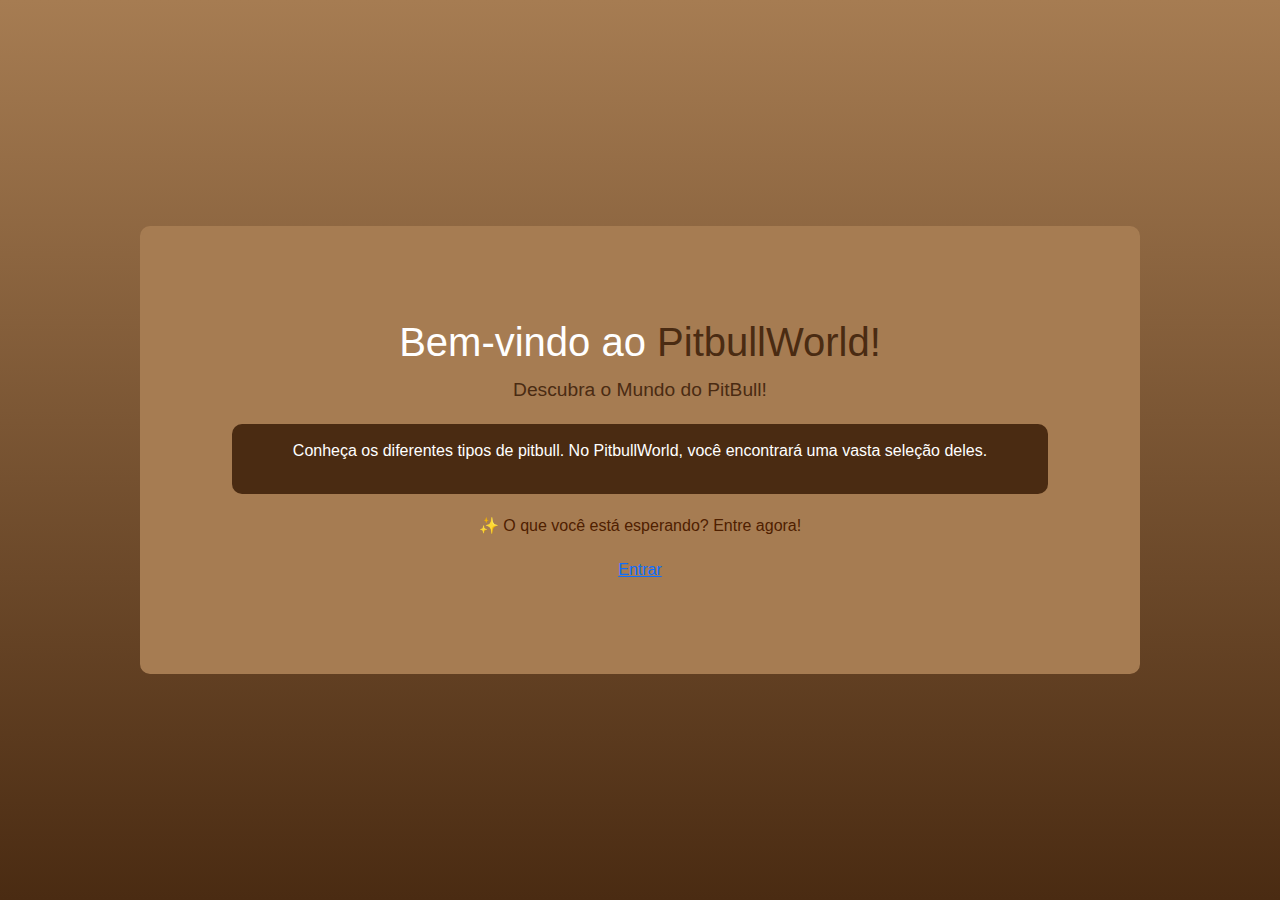
<file: index.html>
<!DOCTYPE html>
<html lang="pt-BR">
<head>
    <meta charset="UTF-8">
    <meta name="viewport" content="width=device-width, initial-scale=1.0">
    <title>PitbullWorld</title>
    <!-- Link do Bootstrap -->
    <link href="https://cdn.jsdelivr.net/npm/bootstrap@5.3.0/dist/css/bootstrap.min.css" rel="stylesheet">
    <link rel="stylesheet" href="css/style.css">
</head>
<body>
    <div class="container">
        <h1>Bem-vindo ao <span class="highlight">PitbullWorld!</span></h1>
        <p class="subtitle">Descubra o Mundo do PitBull!</p>
        
        <div class="intro">
            <p>Conheça os diferentes tipos de pitbull. No PitbullWorld, você encontrará uma vasta seleção deles.</p>
        </div>

        <div class="cta">
            <p>✨ <a href="#">O que você está esperando? Entre agora!</a></p>
        </div>

        <div class="enter-btn">
            <a href="animais.html">Entrar</a>
        </div>
    </div>

    <!-- Script do Bootstrap (opcional, para funcionalidades JS) -->
    <script src="https://cdn.jsdelivr.net/npm/bootstrap@5.3.0/dist/js/bootstrap.bundle.min.js"></script>
</body>
</html>
</file>
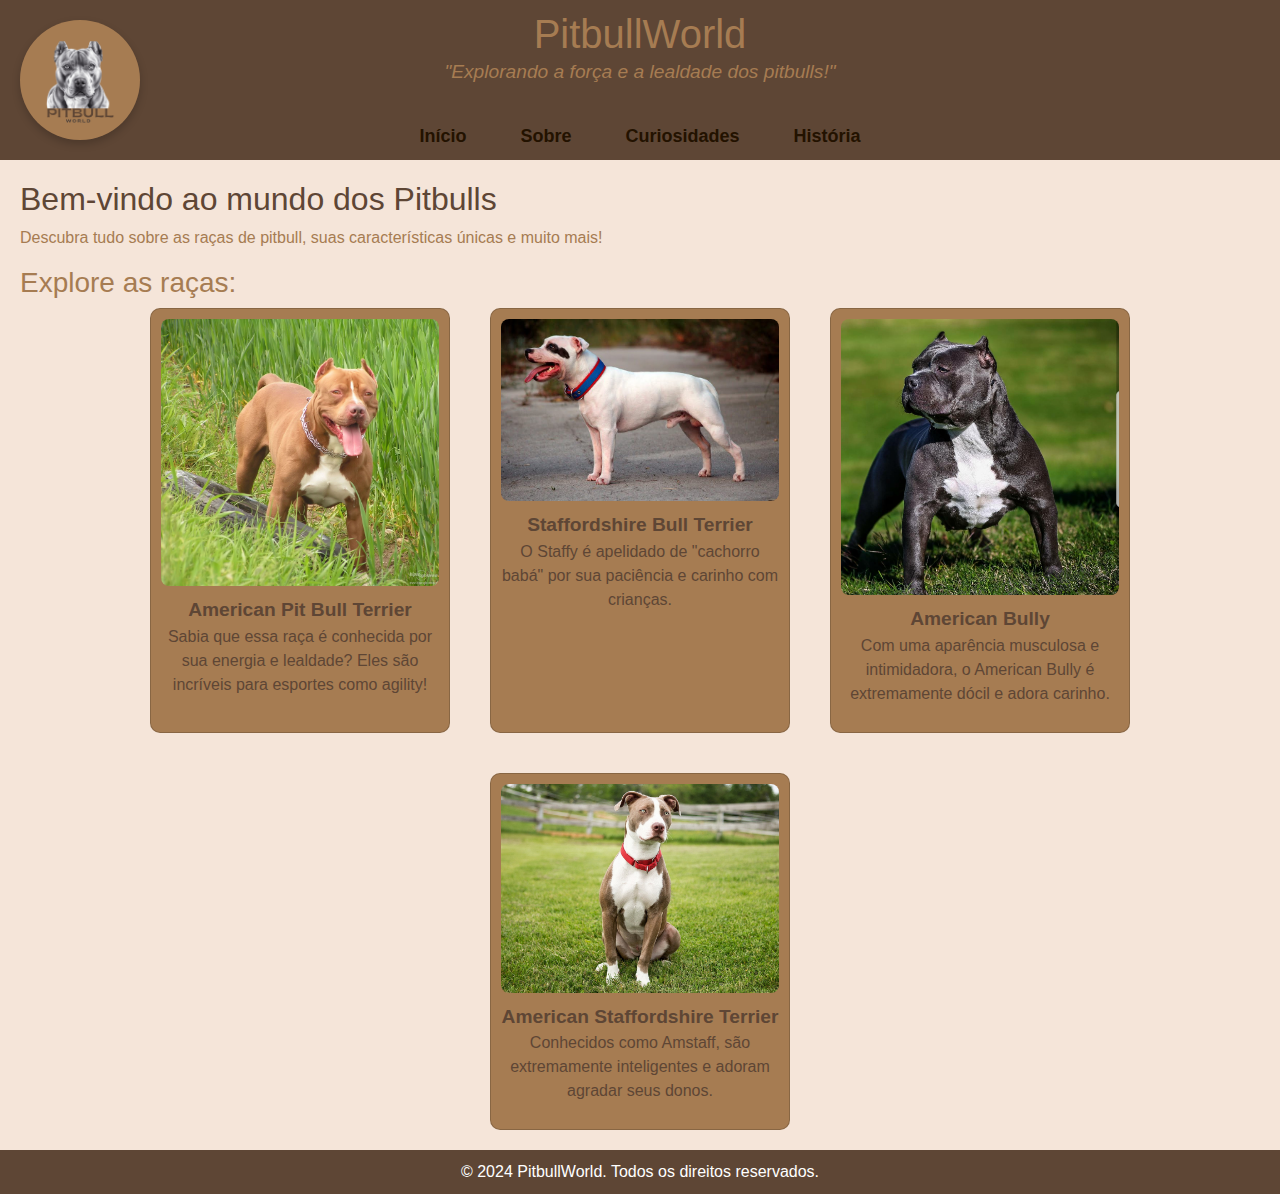
<file: animais.html>
<!DOCTYPE html>
<html lang="pt-br">
<head>
    <meta charset="UTF-8">
    <meta name="viewport" content="width=device-width, initial-scale=1.0">
    <title>PitbullWorld</title>
    <!-- Link do Bootstrap -->
    <link href="https://cdn.jsdelivr.net/npm/bootstrap@5.3.0/dist/css/bootstrap.min.css" rel="stylesheet">
    <!-- Seu CSS personalizado (carregado depois do Bootstrap) -->
    <link rel="stylesheet" href="css/styleanimais.css">
</head>
<body>
    <header>
        <h1>PitbullWorld</h1>
        <img src="images/logo.png" alt="Logo">
        <p class="slogan">"Explorando a força e a lealdade dos pitbulls!"</p>
    </header>
    <header>
        <nav class="menu">
            <ul>
                <li><a href="index.html">Início</a></li>
                <li><a href="sobre.html">Sobre</a></li>
                <li><a href="Curiosidades.html">Curiosidades</a></li>
                <li><a href="historia.html">História</a></li>
            </ul>
        </nav>
    </header>        
    <main>
        <section class="intro">
            <h2>Bem-vindo ao mundo dos Pitbulls</h2>
            <p>Descubra tudo sobre as raças de pitbull, suas características únicas e muito mais!</p>
        </section>
        <section class="links">
            <h3>Explore as raças:</h3>
            <div class="container">
                <!-- Card 1 -->
                <a href="PitbullTerrier.html" class="card">
                    <img src="images/american-pitbull-terrier.jpg" alt="American Pit Bull Terrier">
                    <span>American Pit Bull Terrier</span>
                    <p>Sabia que essa raça é conhecida por sua energia e lealdade? Eles são incríveis para esportes como agility!</p>
                </a>
                <!-- Card 2 -->
                <a href="BullTerrier.html" class="card">
                    <img src="images/Staffordshire-bull-terrier2.jpg" alt="Staffordshire Bull Terrier">
                    <span>Staffordshire Bull Terrier</span>
                    <p>O Staffy é apelidado de "cachorro babá" por sua paciência e carinho com crianças.</p>
                </a>
                <!-- Card 3 -->
                <a href="Bully.html" class="card">
                    <img src="images/american-bully.jpg" alt="American Bully">
                    <span>American Bully</span>
                    <p>Com uma aparência musculosa e intimidadora, o American Bully é extremamente dócil e adora carinho.</p>
                </a>
                <!-- Card 4 -->
                <a href="StaffordshireTerrier.html" class="card">
                    <img src="images/American-Staffordshire-bull-terrier.jpg" alt="American Staffordshire Terrier">
                    <span>American Staffordshire Terrier</span>
                    <p>Conhecidos como Amstaff, são extremamente inteligentes e adoram agradar seus donos.</p>
                </a>
            </div>
        </section>
    </main>
    <footer>
        <p>© 2024 PitbullWorld. Todos os direitos reservados.</p>
    </footer>
    <!-- Script do Bootstrap -->
    <script src="https://cdn.jsdelivr.net/npm/bootstrap@5.3.0/dist/js/bootstrap.bundle.min.js"></script>
</body>
</html>
</file>
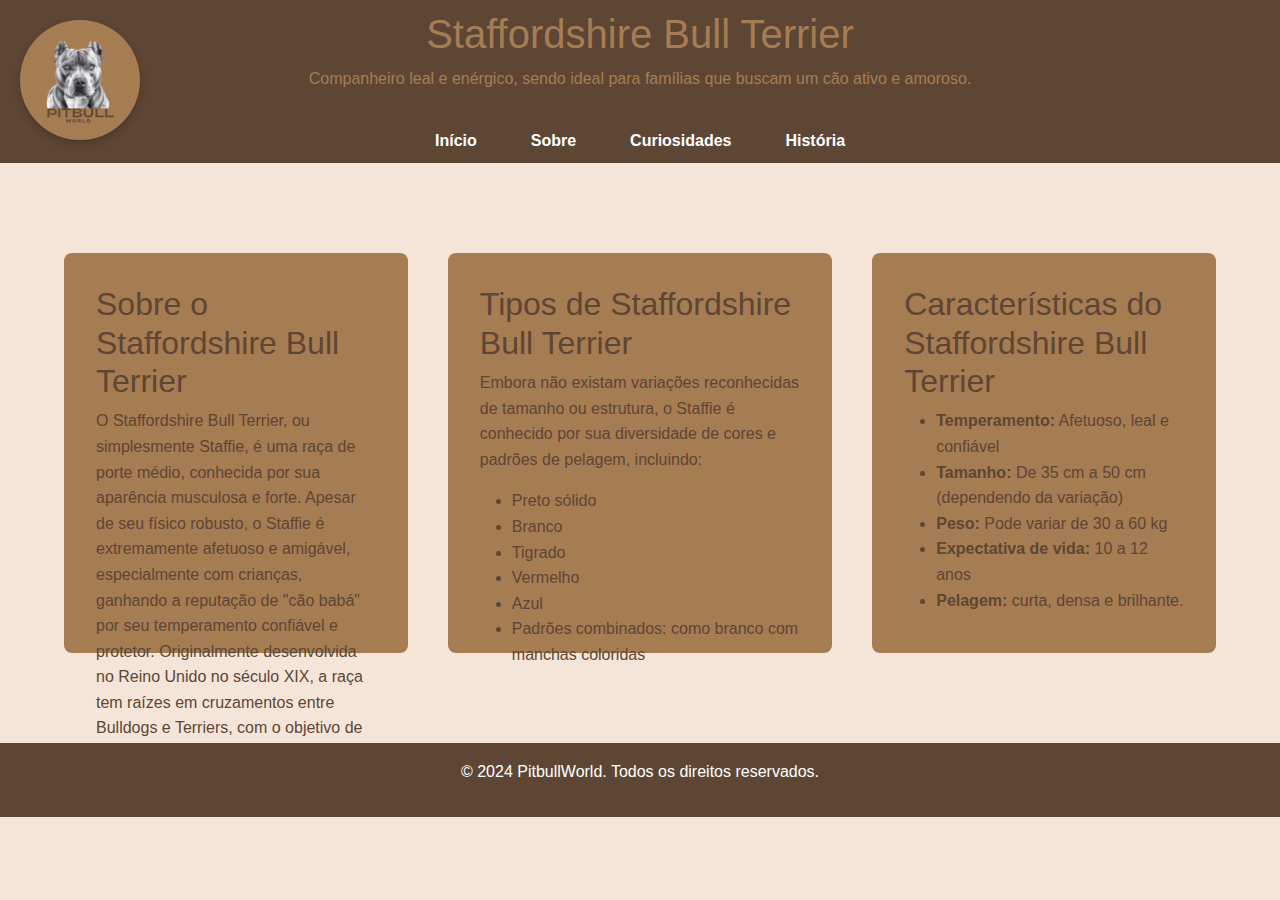
<file: BullTerrier.html>
<!DOCTYPE html>
<html lang="pt-BR">
<head>
    <meta charset="UTF-8">
    <meta name="viewport" content="width=device-width, initial-scale=1.0">
    <meta name="description" content="Tudo sobre o American Bully">
    <title>Staffordshire Bull Terrier - VSCode Studios</title>
    <!-- Link do Bootstrap -->
    <link href="https://cdn.jsdelivr.net/npm/bootstrap@5.3.0/dist/css/bootstrap.min.css" rel="stylesheet">
    <!-- Seu CSS personalizado (carregado depois do Bootstrap) -->
    <link rel="stylesheet" href="css/styleBullTerrier.css">
</head>
<body>
    <header>
        <h1>Staffordshire Bull Terrier</h1>
        <img src="images/logo.png" alt="Logo">
        <p>Companheiro leal e enérgico, sendo ideal para famílias que buscam um cão ativo e amoroso.</p>
    </header>
    <header>
        <nav class="menu">
            <ul>
                <li><a href="animais.html">Início</a></li>
                <li><a href="sobre.html">Sobre</a></li>
                <li><a href="Curiosidades.html">Curiosidades</a></li>
                <li><a href="historia.html">História</a></li>
            </ul>
        </nav>
    </header>      
    <div class="pai">
        <section class="divum">
            <h2>Sobre o Staffordshire Bull Terrier</h2>
            <p>O Staffordshire Bull Terrier, ou simplesmente Staffie, é uma raça de porte médio, conhecida por sua aparência musculosa e forte. Apesar de seu físico robusto, o Staffie é extremamente afetuoso e amigável, especialmente com crianças, ganhando a reputação de "cão babá" por seu temperamento confiável e protetor. Originalmente desenvolvida no Reino Unido no século XIX, a raça tem raízes em cruzamentos entre Bulldogs e Terriers, com o objetivo de criar um cão corajoso, ágil e determinado.</p>
        </section>

        <section class="divdois">
            <h2>Tipos de Staffordshire Bull Terrier</h2>
            <p>Embora não existam variações reconhecidas de tamanho ou estrutura, o Staffie é conhecido por sua diversidade de cores e padrões de pelagem, incluindo:</p>
            <ul>
                <li>Preto sólido</li>
                <li>Branco</li>
                <li>Tigrado</li>
                <li>Vermelho</li>
                <li>Azul</li>
                <li>Padrões combinados: como branco com manchas coloridas</li>
            </ul>
        </section>

        <section class="divtres">
            <h2>Características do Staffordshire Bull Terrier</h2>
            <ul>
                <li><strong>Temperamento:</strong> Afetuoso, leal e confiável</li>
                <li><strong>Tamanho:</strong> De 35 cm a 50 cm (dependendo da variação)</li>
                <li><strong>Peso:</strong> Pode variar de 30 a 60 kg</li>
                <li><strong>Expectativa de vida:</strong> 10 a 12 anos</li>
                <li><strong>Pelagem:</strong> curta, densa e brilhante.</li>
            </ul>
        </section>
    </div>
    <footer>
        <p>© 2024 PitbullWorld. Todos os direitos reservados.</p>
    </footer>
    <!-- Script do Bootstrap -->
    <script src="https://cdn.jsdelivr.net/npm/bootstrap@5.3.0/dist/js/bootstrap.bundle.min.js"></script>
</body>
</html>
</file>
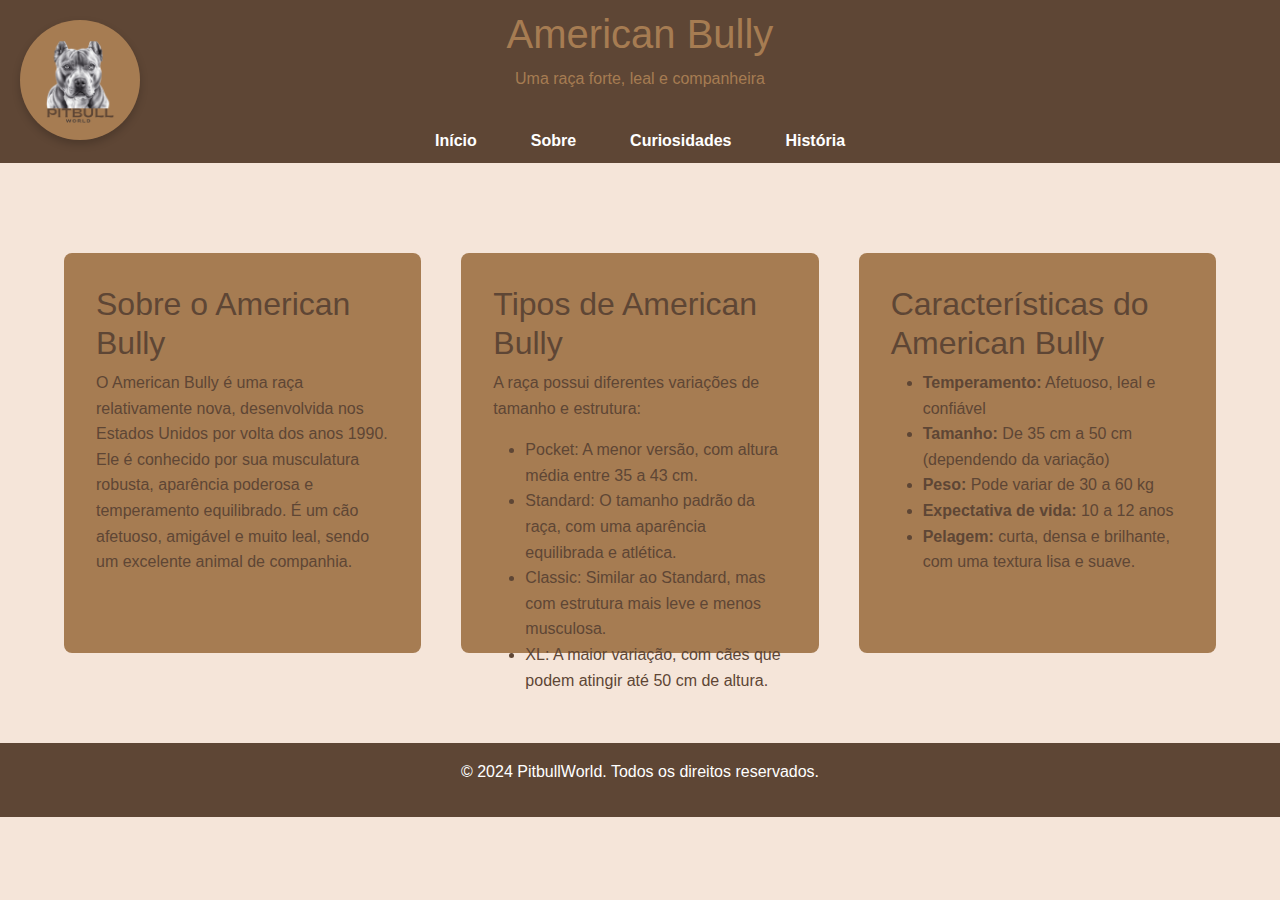
<file: Bully.html>
<!DOCTYPE html>
<html lang="pt-BR">
<head>
    <meta charset="UTF-8">
    <meta name="viewport" content="width=device-width, initial-scale=1.0">
    <meta name="description" content="Tudo sobre o American Bully">
    <title>American Bully - VSCode Studios</title>
    <!-- Link para o CSS do Bootstrap -->
    <link href="https://cdn.jsdelivr.net/npm/bootstrap@5.3.2/dist/css/bootstrap.min.css" rel="stylesheet">
    <!-- Link para o seu CSS personalizado -->
    <link rel="stylesheet" href="css/styleBully.css">
</head>
<body>
    <header>
        <h1>American Bully</h1>
        <img src="images/logo.png" alt="Logo">
        <p>Uma raça forte, leal e companheira</p>
    </header>
    <header>
        <nav class="menu">
            <ul>
                <li><a href="animais.html">Início</a></li>
                <li><a href="sobre.html">Sobre</a></li>
                <li><a href="Curiosidades.html">Curiosidades</a></li>
                <li><a href="historia.html">História</a></li>
            </ul>
        </nav>
    </header>      
    <div class="pai">
        <section class="divum">
            <h2>Sobre o American Bully</h2>
            <p>O American Bully é uma raça relativamente nova, desenvolvida nos Estados Unidos por volta dos anos 1990. Ele é conhecido por sua musculatura robusta, aparência poderosa e temperamento equilibrado. É um cão afetuoso, amigável e muito leal, sendo um excelente animal de companhia.</p>
        </section>

        <section class="divdois">
            <h2>Tipos de American Bully</h2>
            <p>A raça possui diferentes variações de tamanho e estrutura:</p>
            <ul>
                <li>Pocket: A menor versão, com altura média entre 35 a 43 cm.</li>
                <li>Standard: O tamanho padrão da raça, com uma aparência equilibrada e atlética.</li>
                <li>Classic: Similar ao Standard, mas com estrutura mais leve e menos musculosa.</li>
                <li>XL: A maior variação, com cães que podem atingir até 50 cm de altura.</li>
            </ul>
        </section>

        <section class="divtres">
            <h2>Características do American Bully</h2>
            <ul>
                <li><strong>Temperamento:</strong> Afetuoso, leal e confiável</li>
                <li><strong>Tamanho:</strong> De 35 cm a 50 cm (dependendo da variação)</li>
                <li><strong>Peso:</strong> Pode variar de 30 a 60 kg</li>
                <li><strong>Expectativa de vida:</strong> 10 a 12 anos</li>
                <li><strong>Pelagem:</strong> curta, densa e brilhante, com uma textura lisa e suave.</li>
            </ul>
        </section>
    </div>
    <footer>
        <p>© 2024 PitbullWorld. Todos os direitos reservados.</p>
    </footer>

    <!-- JS do Bootstrap (opcional, se for usar funcionalidades interativas do Bootstrap) -->
    <script src="https://cdn.jsdelivr.net/npm/bootstrap@5.3.2/dist/js/bootstrap.bundle.min.js"></script>
</body>
</html>
</file>
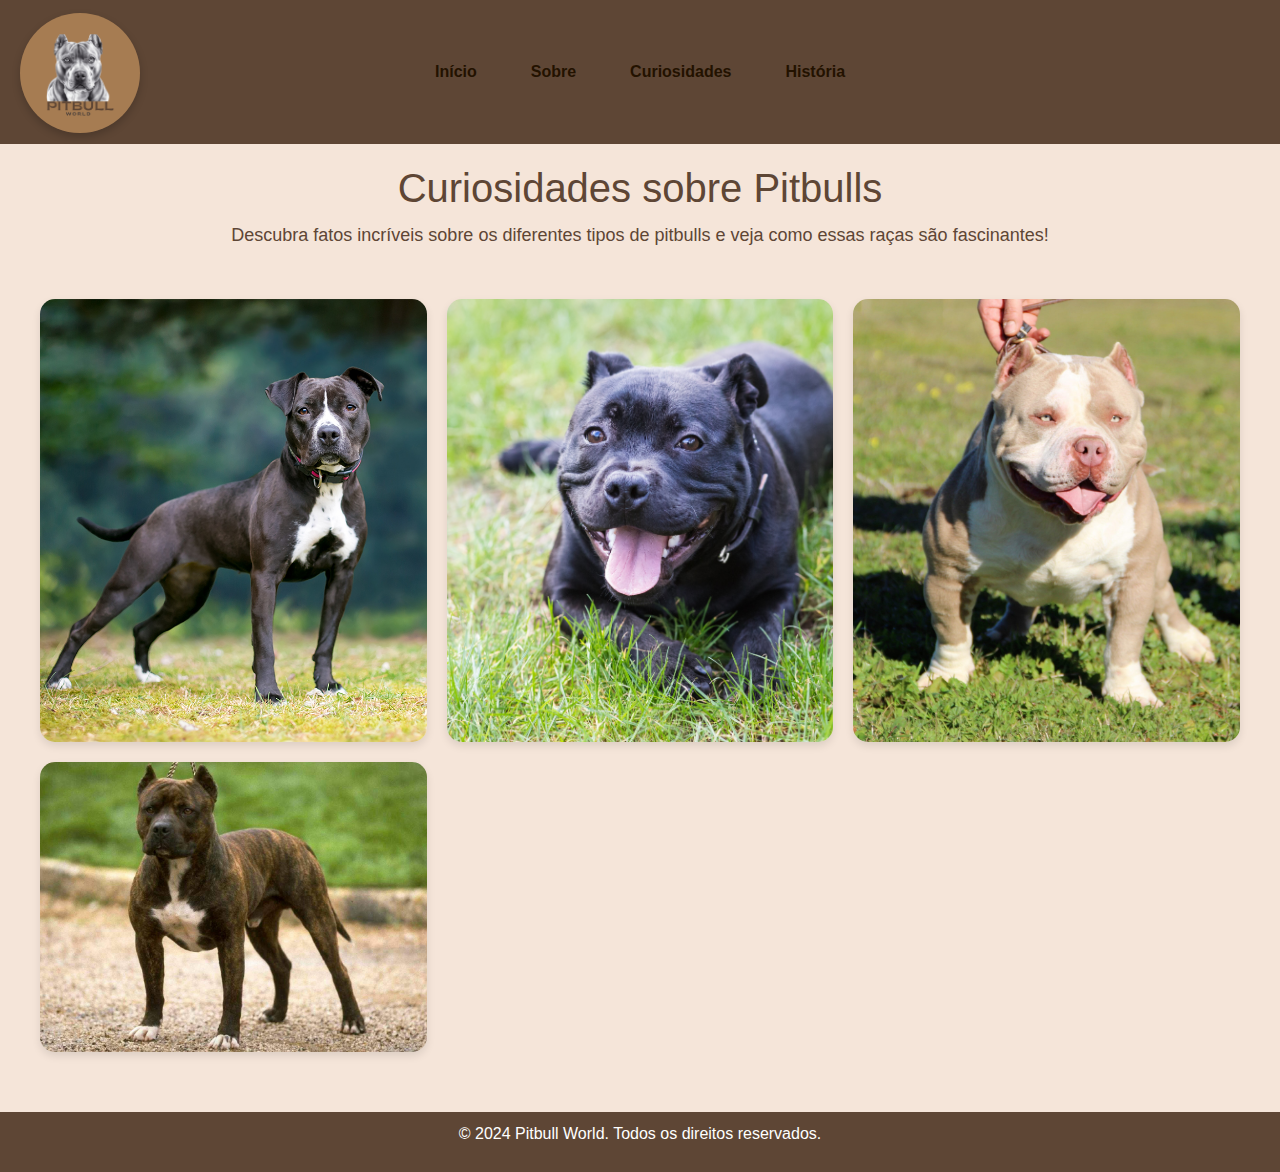
<file: Curiosidades.html>
<!DOCTYPE html>
<html lang="pt-BR">
<head>
    <meta charset="UTF-8">
    <meta name="viewport" content="width=device-width, initial-scale=1.0">
    <title>Curiosidades sobre Pitbulls</title>
    
    <!-- Link do Bootstrap CSS (sem alterar o design, apenas incluindo o framework) -->
    <link href="https://cdn.jsdelivr.net/npm/bootstrap@5.3.3/dist/css/bootstrap.min.css" rel="stylesheet">
    
    <link rel="stylesheet" href="css/stylecuriosidades.css">
</head>
<body>
    <header>
        <img src="images/logo.png" alt="Logo">
        <nav class="menu">
            <ul>
                <li><a href="animais.html">Início</a></li>
                <li><a href="sobre.html">Sobre</a></li>
                <li><a href="Curiosidades.html">Curiosidades</a></li>
                <li><a href="historia.html">História</a></li>
            </ul>
        </nav>
    </header> 

    <main>
        <h1>Curiosidades sobre Pitbulls</h1>
        <p class="intro">Descubra fatos incríveis sobre os diferentes tipos de pitbulls e veja como essas raças são fascinantes!</p>

        <section class="curiosidades">
            <!-- American Pit Bull Terrier -->
            <div class="curiosidade">
                <img src="images/American_Pit_Bull_Terrier3.jpg" alt="American Pit Bull Terrier">
                <div class="texto">
                    <h2>American Pit Bull Terrier</h2>
                    <p>A raça descende de cruzamentos entre Bulldogs e Terriers no século XIX, inicialmente criados para esportes sangrentos, como brigas de cães e touros.</p>
                </div>
            </div>

            <!-- Staffordshire Bull Terrier -->
            <div class="curiosidade">
                <img src="images/Staffordshire-bull-terrier.jpg" alt="Staffordshire Bull Terrier">
                <div class="texto">
                    <h2>Staffordshire Bull Terrier</h2>
                    <p>A raça provavelmente origina do cruzamento de buldogues e terriers de diferentes portes.
                        O staffordshire bull terrier vem ganhando cada vez mais popularidade no mundo todo, desmistificando os tabus que envolvem esses cães de briga.</p>
                </div>
            </div>

            <!-- American Bully -->
            <div class="curiosidade">
                <img src="images/American_Bully.jpg" alt="American Bully">
                <div class="texto">
                    <h2>American Bully</h2>
                    <p>Muitos acham que o american bully é um tipo de pit bull. Porém, são raças distintas, resultantes de cruzamentos entre diferentes raças. 
                        Se comparado ao pit bull, o american bully tem a cabeça maior e as pernas normalmente são mais curtas.</p>
                </div>
            </div>

            <!-- American Staffordshire Terrier -->
            <div class="curiosidade">
                <img src="images/American-Staffordshire-Terrier-2.jpg" alt="American Staffordshire Terrier">
                <div class="texto">
                    <h2>American Staffordshire Terrier</h2>
                    <p>Na Primeira Guerra Mundial, um American Staffordshire Terrier chamado Stubby foi promovido a sargento através de seu combate no exército dos Estados Unidos. 
                        O cão serviu por exatos 18 meses e participou de 17 batalhas na Frente Ocidental. Stubby foi fundamental em ataques surpresas de gás mostarda, socorrendo e salvando seus companheiros. 
                        Após o período, sua história nos campos de batalha foi capa de grandes jornais americanos.</p>
                </div>
            </div>
        </section>
    </main>

    <footer>
        <p>&copy; 2024 Pitbull World. Todos os direitos reservados.</p>
    </footer>

    <!-- Link para o Bootstrap JS (opcional, caso precise de funcionalidades JS como modal, dropdown, etc.) -->
    <script src="https://cdn.jsdelivr.net/npm/bootstrap@5.3.3/dist/js/bootstrap.bundle.min.js"></script>
</body>
</html>
</file>
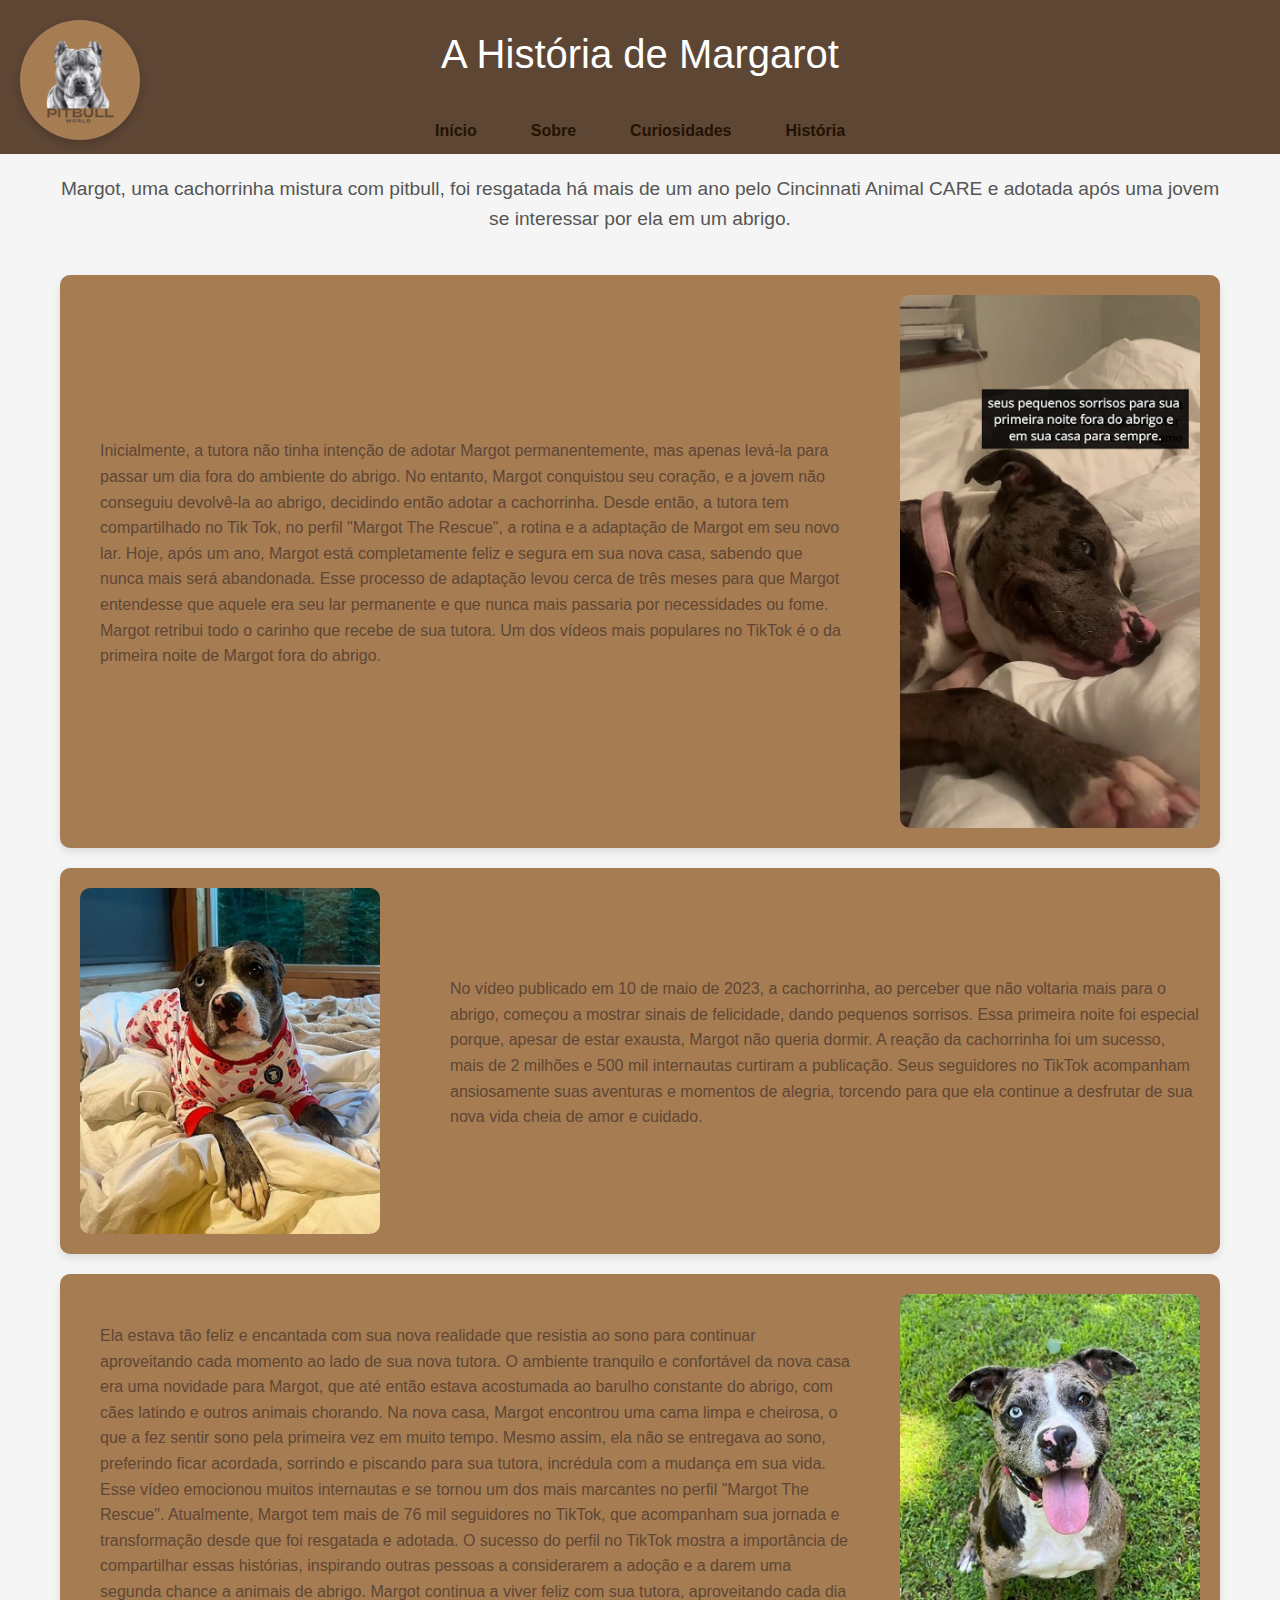
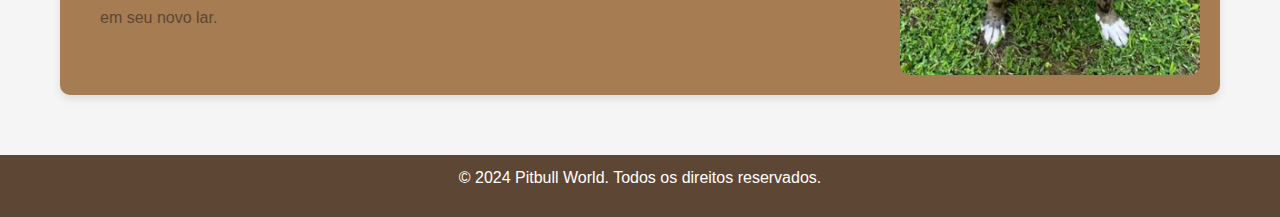
<file: historia.html>
<!DOCTYPE html>
<html lang="pt-BR">
<head>
    <meta charset="UTF-8">
    <meta name="viewport" content="width=device-width, initial-scale=1.0">
    <title>História de Amor com um Pitbull</title>
    <!-- Adicionando o link para o Bootstrap -->
    <link href="https://cdn.jsdelivr.net/npm/bootstrap@5.3.0-alpha1/dist/css/bootstrap.min.css" rel="stylesheet">
    <link rel="stylesheet" href="css/stylehistoria.css">
</head>
<body>
    <header>
        <h1>A História de Margarot</h1>
        <img src="images/logo.png" alt="Logo">
    </header>
    <header>
        <nav class="menu">
            <ul>
                <li><a href="animais.html">Início</a></li>
                <li><a href="sobre.html">Sobre</a></li>
                <li><a href="Curiosidades.html">Curiosidades</a></li>
                <li><a href="historia.html">História</a></li>
            </ul>
        </nav>
    </header>

    <main>
        <!-- Introdução -->
        <section class="introducao">
            <p>Margot, uma cachorrinha mistura com pitbull, foi resgatada há mais de um ano pelo Cincinnati Animal CARE e adotada após uma jovem se interessar por ela em um abrigo.</p>
        </section>

        <!-- Parte 1 da história -->
        <section class="bloco-historia">
            <div class="texto">
                <p>Inicialmente, a tutora não tinha intenção de adotar Margot permanentemente, mas apenas levá-la para passar um dia fora do ambiente do abrigo.
 No entanto, Margot conquistou seu coração, e a jovem não conseguiu devolvê-la ao abrigo, decidindo então adotar a cachorrinha.
 Desde então, a tutora tem compartilhado no Tik Tok, no perfil "Margot The Rescue", a rotina e a adaptação de Margot em seu novo lar.
 Hoje, após um ano, Margot está completamente feliz e segura em sua nova casa, sabendo que nunca mais será abandonada.
 Esse processo de adaptação levou cerca de três meses para que Margot entendesse que aquele era seu lar permanente e que nunca mais passaria por necessidades ou fome. 
 Margot retribui todo o carinho que recebe de sua tutora. Um dos vídeos mais populares no TikTok é o da primeira noite de Margot fora do abrigo.</p>
            </div>
            <div class="imagem">
                <img src="images/margarot.webp" alt="Primeiro encontro com Thor">
            </div>
        </section>

        <!-- Parte 2 da história -->
        <section class="bloco-historia">
            <div class="imagem">
                <img src="images/cachorranacasa.webp" alt="Treinamento com Thor">
            </div>
            <div class="texto">
                <p>No vídeo publicado em 10 de maio de 2023, a cachorrinha, ao perceber que não voltaria mais para o abrigo, começou a mostrar sinais de felicidade, dando pequenos sorrisos.
Essa primeira noite foi especial porque, apesar de estar exausta, Margot não queria dormir.
A reação da cachorrinha foi um sucesso, mais de 2 milhões e 500 mil internautas curtiram a publicação.
Seus seguidores no TikTok acompanham ansiosamente suas aventuras e momentos de alegria, torcendo para que ela continue a desfrutar de sua nova vida cheia de amor e cuidado.</p>
            </div>
        </section>

        <!-- Parte 3 da história -->
        <section class="bloco-historia">
            <div class="texto">
                <p>Ela estava tão feliz e encantada com sua nova realidade que resistia ao sono para continuar aproveitando cada momento ao lado de sua nova tutora.
O ambiente tranquilo e confortável da nova casa era uma novidade para Margot, que até então estava acostumada ao barulho constante do abrigo, com cães latindo e outros animais chorando.
Na nova casa, Margot encontrou uma cama limpa e cheirosa, o que a fez sentir sono pela primeira vez em muito tempo.
Mesmo assim, ela não se entregava ao sono, preferindo ficar acordada, sorrindo e piscando para sua tutora, incrédula com a mudança em sua vida.
Esse vídeo emocionou muitos internautas e se tornou um dos mais marcantes no perfil "Margot The Rescue".
Atualmente, Margot tem mais de 76 mil seguidores no TikTok, que acompanham sua jornada e transformação desde que foi resgatada e adotada.              
O sucesso do perfil no TikTok mostra a importância de compartilhar essas histórias, inspirando outras pessoas a considerarem a adoção e a darem uma segunda chance a animais de abrigo.   
Margot continua a viver feliz com sua tutora, aproveitando cada dia em seu novo lar.</p>
            </div>
            <div class="imagem">
                <img src="images/cachorra.webp" alt="Foto cachorra">
            </div>
        </section>
    </main>

    <footer>
        <p>&copy; 2024 Pitbull World. Todos os direitos reservados.</p>
    </footer>

    <!-- Adicionando o script do Bootstrap -->
    <script src="https://cdn.jsdelivr.net/npm/bootstrap@5.3.0-alpha1/dist/js/bootstrap.bundle.min.js"></script>
</body>
</html>
</file>
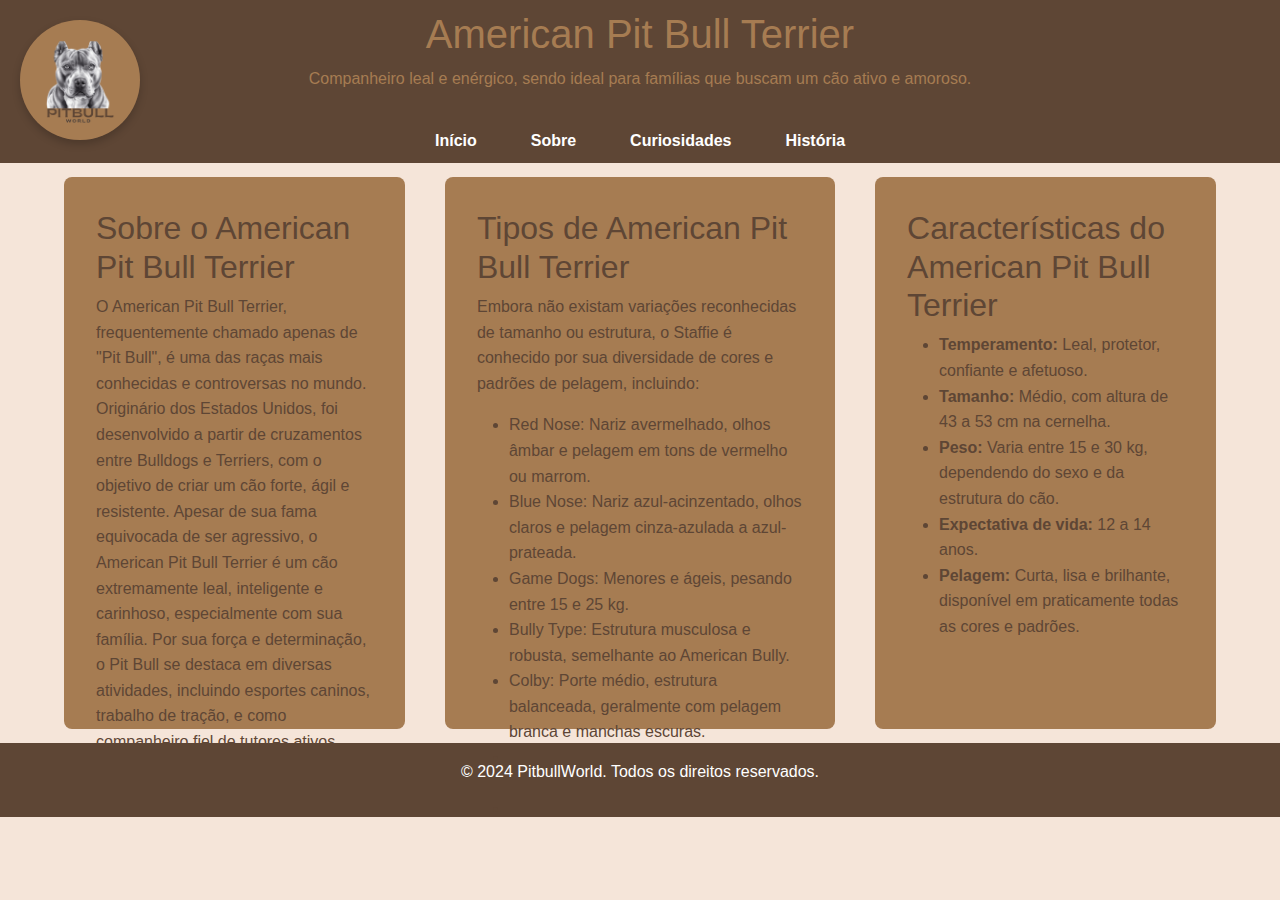
<file: PitbullTerrier.html>
<!DOCTYPE html>
<html lang="pt-BR">
<head>
    <meta charset="UTF-8">
    <meta name="viewport" content="width=device-width, initial-scale=1.0">
    <meta name="description" content="Tudo sobre o American Bully">
    <title>American Pit Bull Terrier - VSCode Studios</title>
    <!-- Link para o CSS do Bootstrap -->
    <link href="https://cdn.jsdelivr.net/npm/bootstrap@5.3.2/dist/css/bootstrap.min.css" rel="stylesheet">
    <!-- Link para o seu CSS personalizado -->
    <link rel="stylesheet" href="css/stylePitbullTerrier.css">
</head>
<body>
    <header>
        <h1>American Pit Bull Terrier</h1>
        <img src="images/logo.png" alt="Logo">
        <p>Companheiro leal e enérgico, sendo ideal para famílias que buscam um cão ativo e amoroso.</p>
    </header>
    <header>
        <nav class="menu">
            <ul>
                <li><a href="animais.html">Início</a></li>
                <li><a href="sobre.html">Sobre</a></li>
                <li><a href="Curiosidades.html">Curiosidades</a></li>
                <li><a href="historia.html">História</a></li>
            </ul>
        </nav>
    </header>      
    <div class="pai">
        <section class="divum">
            <h2>Sobre o American Pit Bull Terrier</h2>
            <p>O American Pit Bull Terrier, frequentemente chamado apenas de "Pit Bull", é uma das raças mais conhecidas e controversas no mundo. Originário dos Estados Unidos, foi desenvolvido a partir de cruzamentos entre Bulldogs e Terriers, com o objetivo de criar um cão forte, ágil e resistente. Apesar de sua fama equivocada de ser agressivo, o American Pit Bull Terrier é um cão extremamente leal, inteligente e carinhoso, especialmente com sua família.
            Por sua força e determinação, o Pit Bull se destaca em diversas atividades, incluindo esportes caninos, trabalho de tração, e como companheiro fiel de tutores ativos.</p>
        </section>

        <section class="divdois">
            <h2>Tipos de American Pit Bull Terrier</h2>
            <p>Embora não existam variações reconhecidas de tamanho ou estrutura, o Staffie é conhecido por sua diversidade de cores e padrões de pelagem, incluindo:</p>
            <ul>
                <li>Red Nose: Nariz avermelhado, olhos âmbar e pelagem em tons de vermelho ou marrom.</li>
                <li>Blue Nose: Nariz azul-acinzentado, olhos claros e pelagem cinza-azulada a azul-prateada.</li>
                <li>Game Dogs: Menores e ágeis, pesando entre 15 e 25 kg.</li>
                <li>Bully Type: Estrutura musculosa e robusta, semelhante ao American Bully.</li>
                <li>Colby: Porte médio, estrutura balanceada, geralmente com pelagem branca e manchas escuras.</li>
                <li>Gator: Musculatura impressionante e focinho largo.</li>
                <li>Jeep: Porte médio, musculoso e ágil.</li>
            </ul>
        </section>

        <section class="divtres">
            <h2>Características do American Pit Bull Terrier</h2>
            <ul>
                <li><strong>Temperamento:</strong> Leal, protetor, confiante e afetuoso.</li>
                <li><strong>Tamanho:</strong> Médio, com altura de 43 a 53 cm na cernelha.</li>
                <li><strong>Peso:</strong> Varia entre 15 e 30 kg, dependendo do sexo e da estrutura do cão.</li>
                <li><strong>Expectativa de vida:</strong> 12 a 14 anos.</li>
                <li><strong>Pelagem:</strong> Curta, lisa e brilhante, disponível em praticamente todas as cores e padrões.</li>
            </ul>
        </section>
    </div>
    <footer>
        <p>© 2024 PitbullWorld. Todos os direitos reservados.</p>
    </footer>

    <!-- JS do Bootstrap (opcional) -->
    <script src="https://cdn.jsdelivr.net/npm/bootstrap@5.3.2/dist/js/bootstrap.bundle.min.js"></script>
</body>
</html>
</file>
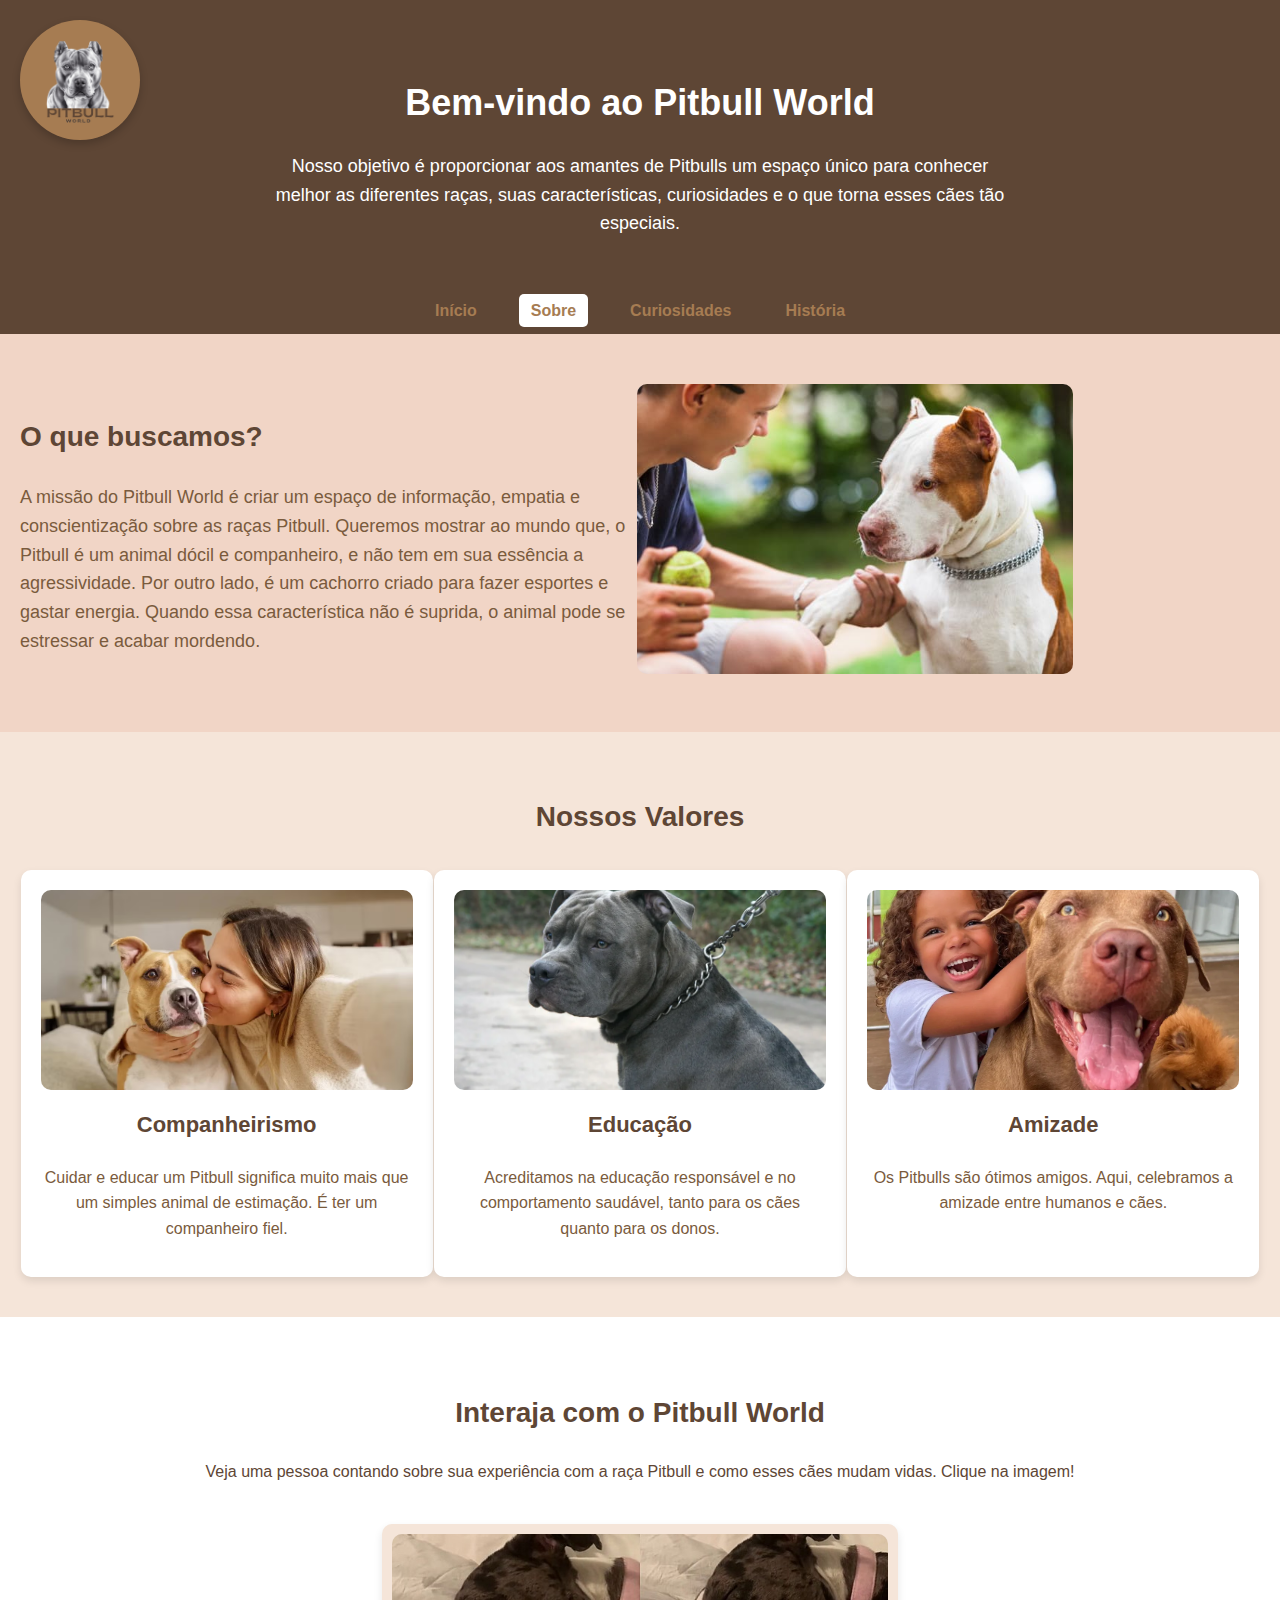
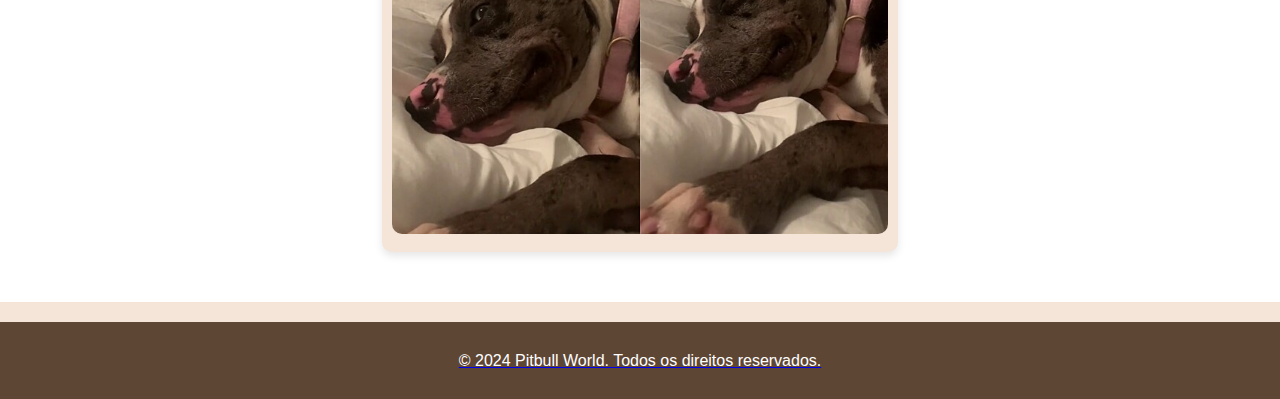
<file: sobre.html>
<!DOCTYPE html>
<html lang="pt-BR">
<head>
      <!-- Declaração de codificação e responsividade -->
    <meta charset="UTF-8">
    <meta name="viewport" content="width=device-width, initial-scale=1.0">
    <title>Sobre o Pitbull World</title>
     <!-- Linka um arquivo CSS externo para estilizar a página -->
    <link rel="stylesheet" href="css/stylesobre.css">
</head>
<body>
    <main>
        <!-- Seção de introdução -->
        <section class="introducao">
            <h1>Bem-vindo ao Pitbull World</h1>
            <p>Nosso objetivo é proporcionar aos amantes de Pitbulls um espaço único para conhecer melhor as diferentes raças, suas características, curiosidades e o que torna esses cães tão especiais.</p>
        </section>
        <header>
            <img src="images/logo.png" alt="Logo">
            <nav class="menu">
                <ul> <!-- Lista não ordenada para os itens do menu -->
                    <li><a href="animais.html">Início</a></li>
                    <li><a href="sobre.html" class="active">Sobre</a></li>
                    <li><a href="curiosidades.html">Curiosidades</a></li>
                    <li><a href="historia.html">História</a></li>
                </ul>
            </nav>
        </header>

        <!-- Seção de missão e valores -->
        <section class="missao"> <!-- Divisão para o texto da missão -->
            <div class="missao-texto">
                <h2>O que buscamos?</h2>
                <!-- Texto explicando a missão do site -->
                <p>A missão do Pitbull World é criar um espaço de informação, empatia e conscientização sobre as raças Pitbull. Queremos mostrar ao mundo que, o Pitbull é um animal dócil e companheiro, e não tem em sua essência a agressividade. Por outro lado, é um cachorro criado para fazer esportes e gastar energia. Quando essa característica não é suprida, o animal pode se estressar e acabar mordendo.</p>
                <!-- Parágrafo explicando a missão do site com destaque em palavras-chave -->
            </div>
            <div class="missao-img">
                <img src="images/pitbullcomdono.jpg" alt="Cães Pitbull com dono" />
            </div>
        </section>

        <!-- Seção de valores -->
        <section class="valores">
            <h2>Nossos Valores</h2>
            <div class="valores-container"> <!-- Contêiner para organizar os valores -->
                <div class="valor">
                    <img src="images/companheiro.avif" alt="Companheirismo" />
                    <h3>Companheirismo</h3>
                    <p>Cuidar e educar um Pitbull significa muito mais que um simples animal de estimação. É ter um companheiro fiel.</p>
                </div>
                <div class="valor">
                    <img src="images/educação.webp" alt="Educação" />
                    <h3>Educação</h3>
                    <p>Acreditamos na educação responsável e no comportamento saudável, tanto para os cães quanto para os donos.</p>
                </div>
                <div class="valor">
                    <img src="images/amizade.webp" alt="Amizade" />
                    <h3>Amizade</h3>
                    <p>Os Pitbulls são ótimos amigos. Aqui, celebramos a amizade entre humanos e cães.</p>
                </div>
            </div>
        </section>

        <!-- Seção interativa de interação -->
        <section class="interativo">
            <h2>Interaja com o Pitbull World</h2>
            <p>Veja uma pessoa contando sobre sua experiência com a raça Pitbull e como esses cães mudam vidas.
                Clique na imagem!
            </p>

            <div class="interativo-container">  
                <div class="interativo-item">
                    <a href="historia.html".html class="card">
                    <img src="images/primeirodialarnovo.webp" alt="História 1" />
                </div>
            </div>
        </section>
    </main>

    <footer>
        <p>&copy; 2024 Pitbull World. Todos os direitos reservados.</p>
    </footer>
</body>
</html>
</file>
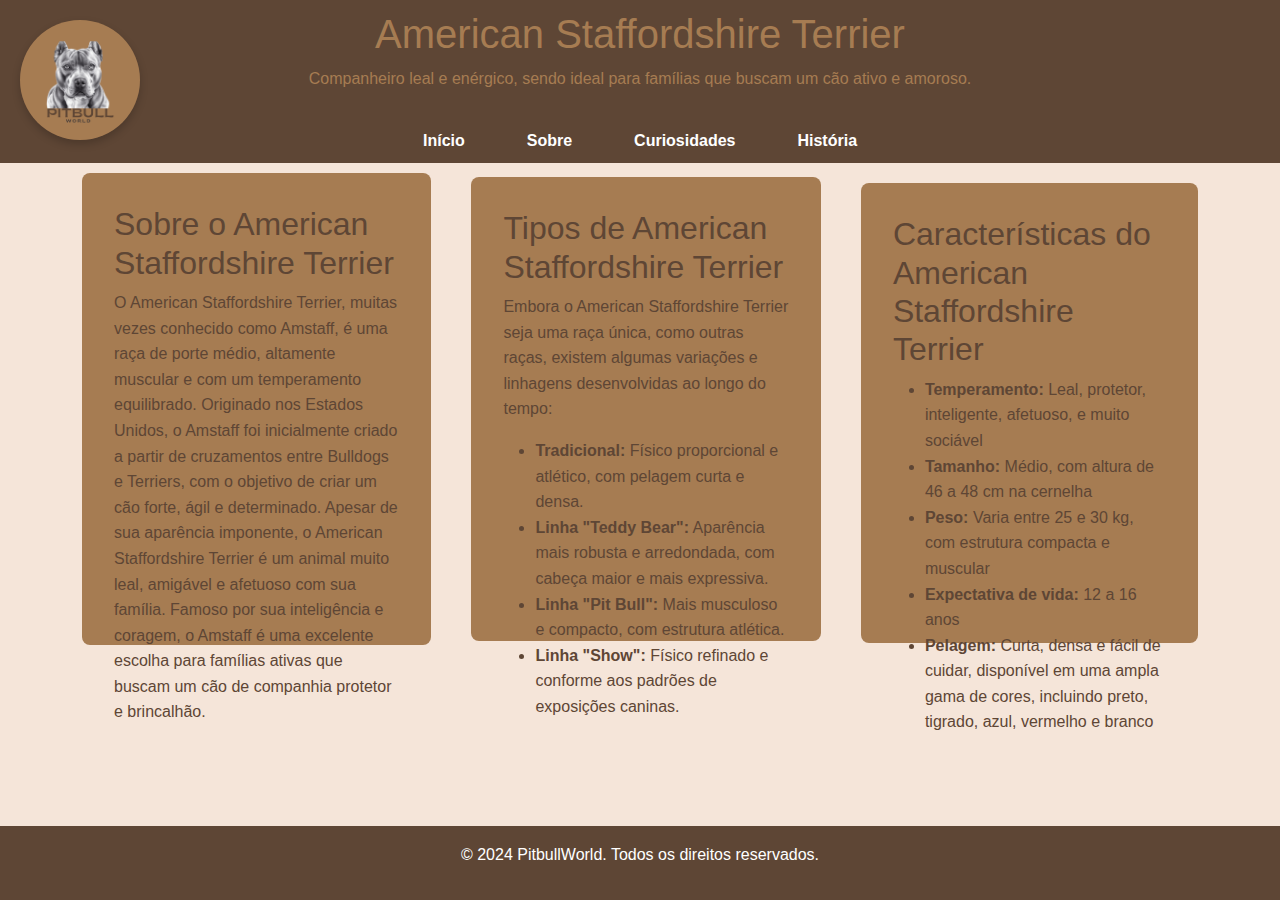
<file: StaffordshireTerrier.html>
<!DOCTYPE html>
<html lang="pt-BR">
<head>
    <meta charset="UTF-8">
    <meta name="viewport" content="width=device-width, initial-scale=1.0">
    <meta name="description" content="Tudo sobre o American Bully">
    <title>American Staffordshire Terrier - VSCode Studios</title>
    <!-- Link para o CSS do Bootstrap -->
    <link href="https://cdn.jsdelivr.net/npm/bootstrap@5.3.2/dist/css/bootstrap.min.css" rel="stylesheet">
    <!-- Link para o seu CSS personalizado -->
    <link rel="stylesheet" href="css/styleStaffordshireTerrier.css">
</head>
<body>
    <header class="text-center">
        <h1>American Staffordshire Terrier</h1>
        <img src="images/logo.png" alt="Logo">
        <p>Companheiro leal e enérgico, sendo ideal para famílias que buscam um cão ativo e amoroso.</p>
    </header>
    <header>
        <nav class="menu">
            <ul class="d-flex justify-content-center list-unstyled">
                <li><a href="animais.html" class="px-3">Início</a></li>
                <li><a href="sobre.html" class="px-3">Sobre</a></li>
                <li><a href="Curiosidades.html" class="px-3">Curiosidades</a></li>
                <li><a href="historia.html" class="px-3">História</a></li>
            </ul>
        </nav>
    </header>      
    <div class="pai container">
        <section class="divum mb-4">
            <h2>Sobre o American Staffordshire Terrier</h2>
            <p>O American Staffordshire Terrier, muitas vezes conhecido como Amstaff, é uma raça de porte médio, altamente muscular e com um temperamento equilibrado. 
            Originado nos Estados Unidos, o Amstaff foi inicialmente criado a partir de cruzamentos entre Bulldogs e Terriers, com o objetivo de criar um cão forte, 
            ágil e determinado. Apesar de sua aparência imponente, o American Staffordshire Terrier é um animal muito leal, amigável e afetuoso com sua família. 
            Famoso por sua inteligência e coragem, o Amstaff é uma excelente escolha para famílias ativas que buscam um cão de companhia protetor e brincalhão.</p>
        </section>

        <section class="divdois mb-4">
            <h2>Tipos de American Staffordshire Terrier</h2>
            <p>Embora o American Staffordshire Terrier seja uma raça única, como outras raças, existem algumas variações e linhagens desenvolvidas ao longo do tempo:</p>
            <ul>
                <li><strong>Tradicional:</strong> Físico proporcional e atlético, com pelagem curta e densa.</li>
                <li><strong>Linha "Teddy Bear":</strong> Aparência mais robusta e arredondada, com cabeça maior e mais expressiva.</li>
                <li><strong>Linha "Pit Bull":</strong> Mais musculoso e compacto, com estrutura atlética.</li>
                <li><strong>Linha "Show":</strong> Físico refinado e conforme aos padrões de exposições caninas.</li>
            </ul>
        </section>

        <section class="divtres">
            <h2>Características do American Staffordshire Terrier</h2>
            <ul>
                <li><strong>Temperamento:</strong> Leal, protetor, inteligente, afetuoso, e muito sociável</li>
                <li><strong>Tamanho:</strong> Médio, com altura de 46 a 48 cm na cernelha</li>
                <li><strong>Peso:</strong> Varia entre 25 e 30 kg, com estrutura compacta e muscular</li>
                <li><strong>Expectativa de vida:</strong> 12 a 16 anos</li>
                <li><strong>Pelagem:</strong> Curta, densa e fácil de cuidar, disponível em uma ampla gama de cores, incluindo preto, tigrado, azul, vermelho e branco</li>
            </ul>
        </section>
    </div>
    <footer class="text-center mt-4">
        <p>© 2024 PitbullWorld. Todos os direitos reservados.</p>
    </footer>

    <!-- JS do Bootstrap (opcional) -->
    <script src="https://cdn.jsdelivr.net/npm/bootstrap@5.3.2/dist/js/bootstrap.bundle.min.js"></script>
</body>
</html>
</file>
<file: css/style.css>
body {
    font-family: 'Arial', sans-serif;
    background:linear-gradient(#a67c52, #4a2b12) ; /* Cor do fundo escuro */
    color: #fff;
    display: flex;
    justify-content: center;
    align-items: center;
    height: 100vh;
}

.container {
    text-align: center;
    background-color: #a67c52;
    padding: 90px;
    border-radius: 10px;
    width: 90%;
    max-width: 1000px;
    border: 2px solid #a67c52;
}

h1 {
    font-size: 2.5rem;
    color: #ffffff;
}

.highlight {
    color: #4a2b12;  
}

.subtitle {
    font-size: 1.2rem;
    margin: 10px 0;
    color: #4a2b12;   /* Cor clara para o subtítulo */
}

.intro {
    background-color: #4a2b12;
    padding: 15px;
    border-radius: 10px;
    margin: 20px 0;
    color: #ffffff; /* Texto claro para melhor contraste */
}

.categories h2, .section h2 {
    font-size: 1.5rem;
    margin-bottom: 10px;
    color: rgb(79, 32, 0); 
}

.categories ul {
    list-style-type: none;
    padding-left: 0;
}

.categories li {
    margin: 8px 0;
}

.cta {
    margin: 20px 0;
}

.cta a {
    color: rgb(79, 32, 0); 
    text-decoration: none;
}

.cta a:hover {
    text-decoration: underline;
}

.enter-btn {
    margin-top: 20px;
}

button {
    background-color: rgb(79, 32, 0);
    color: white;
    border: none;
    padding: 10px 20px;
    border-radius: 5px;
    cursor: pointer;
    font-size: 1rem;
}

button:hover {
    background-color: #e38203;
}
</file>
<file: css/styleanimais.css>
/* Estilo base do corpo da página */
body {
    font-family: Arial, sans-serif; /* Define a fonte padrão como Arial */
    background-color: #f5e5d9; /* Define a cor de fundo do corpo */
    margin: 0; /* Remove a margem padrão do navegador */
    color: #a67c52; /* Define a cor do texto do corpo */
    display: flex; /* Usa o modelo flexbox para organizar os elementos filhos */
    flex-direction: column; /* Organiza os elementos em uma coluna */
    min-height: 100vh; /* Garante que o corpo ocupe no mínimo 100% da altura da tela */
}

/* Estilo para o cabeçalho */
header {
    background-color: #5e4635; /* Define a cor de fundo do cabeçalho */
    padding: 20px; /* Adiciona espaçamento interno */
    text-align: center; /* Centraliza o conteúdo do cabeçalho */
}

header h1 {
    margin: 0; /* Remove margem ao redor do título */
    font-size: 2.5rem; /* Define o tamanho da fonte do título */

}

header .slogan {
    font-style: italic; /* Aplica estilo itálico ao slogan */
    font-size: 1.2rem; /* Define o tamanho da fonte do slogan */
}

/* Estilo para o conteúdo principal */
main {
    padding: 20px; /* Adiciona espaçamento interno */
    flex: 1; /* Permite que o conteúdo principal expanda para ocupar o espaço restante da página */
}

header img {
    border-radius: 50%; /* Borda arredondada para a imagem */
    position: absolute; /* Posiciona a logo no canto */
    top: 20px; /* Ajusta a posição vertical */
    left: 20px; /* Ajusta a posição horizontal */
    width: 120px; /* Ajusta o tamanho da logo */
    height: auto;
    box-shadow: 0 4px 8px rgba(0, 0, 0, 0.2); /* Sombra para destacar a logo */
    }

/* Estilo para os títulos de introdução */
.intro h2 {
    color: #5e4635; /* Define a cor do texto do título */
}

/* Estilo para o contêiner flexível */
.container {
    display: flex; /* Usa flexbox para organizar os itens */
    flex-wrap: wrap; /* Permite que os itens quebrem linha, caso necessário */
    gap: 40px; /* Adiciona espaçamento entre os itens */
    justify-content: center; /* Centraliza os itens horizontalmente */
}

/* Estilo para os cartões */
.card {
    background-color: #a67c52; /* Define a cor de fundo do cartão */
    padding: 15px 20px; /* Adiciona espaçamento interno no cartão */
    border-radius: 10px; /* Arredonda as bordas do cartão */
    text-decoration: none; /* Remove o sublinhado dos links no cartão */
    color: #fff; /* Define a cor do texto no cartão */
    text-align: center; /* Centraliza o texto dentro do cartão */
    font-size: 1.2rem; /* Define o tamanho da fonte do texto no cartão */
    transition: transform 0.2s; /* Adiciona uma transição suave no efeito de transformação */
    width: 300px; /* Define a largura fixa do cartão */
    display: flex; /* Usa flexbox para organizar o conteúdo interno */
    flex-direction: column; /* Organiza os elementos do cartão em uma coluna */
    align-items: center; /* Centraliza os elementos do cartão horizontalmente */
}

.card img {
    width: 100%; /* Define que a imagem ocupa toda a largura do cartão */
    height: auto; /* Mantém a proporção original da imagem */
    border-radius: 8px; /* Arredonda as bordas da imagem */
    margin-bottom: 10px; /* Adiciona margem inferior abaixo da imagem */
}

.card span {
    font-size: 1.2rem; /* Define o tamanho da fonte do texto destacado */
    font-weight: bold; /* Deixa o texto em negrito */
}

/* Efeito de hover no cartão */
.card:hover {
    transform: scale(1.05); /* Aumenta ligeiramente o tamanho do cartão ao passar o mouse */
}

/* Estilo para o rodapé */
footer {
    background-color: #5e4635; /* Define a cor de fundo do rodapé */
    text-align: center; /* Centraliza o conteúdo do rodapé */
    padding: 10px; /* Adiciona espaçamento interno */
    color: #ffffff; /* Define a cor do texto no rodapé */
}

footer p {
    margin: 0; /* Remove margem ao redor do parágrafo no rodapé */
}

.card {
    background-color: #a67c52;
    padding: 10px;
    border-radius: 10px;
    text-decoration: none;
    color: #5e4635;
    text-align: center;
    font-size: 1rem;
    transition: transform 0.2s;
    width: 300px;
    display: flex;
    flex-direction: column;
    align-items: center;
}

.card img {
    width: 100%;
    height: auto;
    border-radius: 8px;
    margin-bottom: 10px;
}

.card span {
    font-size: 1.2rem;
    font-weight: bold;
}

.card:hover {
    transform: scale(1.05);
}

/* Estilo para o cabeçalho e navegação */
header {
    background-color: #5e4635; /* Cor de fundo do menu */
    padding: 10px;
}

/* Menu horizontal */
.menu ul {
    list-style: none; /* Remove os marcadores padrão da lista */
    display: flex; /* Alinha os itens horizontalmente */
    justify-content: center; /* Centraliza o menu */
    margin: 0; /* Remove margens externas */
    padding: 0; /* Remove o espaçamento interno */
}

.menu ul li {
    margin: 0 15px; /* Espaçamento horizontal entre os itens */
}

.menu ul li a {
    text-decoration: none; /* Remove o sublinhado dos links */
    color: rgb(35, 18, 0); /* Cor do texto */
    font-size: 18px; /* Tamanho da fonte */
    font-weight: bold; /* Negrito */
    padding: 8px 12px; /* Adiciona espaço interno */
    border-radius: 5px; /* Bordas arredondadas */
    transition: background-color 0.3s ease; /* Efeito de transição ao passar o mouse */
}

/* Efeito ao passar o mouse */
.menu ul li a:hover {
    background-color: #a67c52; /* Cor de fundo ao passar o mouse */
    color: #fff; /* Cor do texto ao passar o mouse */
}
</file>
<file: css/styleBullTerrier.css>
* {
    margin: 0;
    padding: 0;
    box-sizing: border-box;
}

body {
    font-family: Arial, sans-serif;
    line-height: 1.6;
    background-color: #f5e5d9;
    color: #5e4635;
}

header {
    background: #5e4635;
    color: #a67c52;
    padding: 1rem;
    text-align: center;
}
header img {
    border-radius: 50%; /* Borda arredondada para a imagem */
    position: absolute; /* Posiciona a logo no canto */
    top: 20px; /* Ajusta a posição vertical */
    left: 20px; /* Ajusta a posição horizontal */
    width: 120px; /* Ajusta o tamanho da logo */
    height: auto;
    box-shadow: 0 4px 8px rgba(0, 0, 0, 0.2); /* Sombra para destacar a logo */
    }

nav ul { /* Remove os marcadores das listas de navegação (list-style: none) e remove qualquer espaçamento interno padrão (padding: 0). */
    list-style: none;
    padding: 0;
}

nav ul li {  /* Define os itens da lista de navegação (li) para aparecerem em linha, em vez de um abaixo do outro 
    (display: inline), e adiciona espaçamento lateral entre eles. */
    display: inline;
    margin: 0 15px;
}

nav ul li a { /* Estiliza os links da navegação. Define a cor como branca e remove o sublinhado padrão dos links. */
    color: #fff;
    text-decoration: none;
}

h1 {
    margin-bottom: 0.5rem;

}

section {
    padding: 2rem;
    margin: 1rem 0;
    background-color: #a67c52;
    border-radius: 8px;
}

footer {
    background: #5e4635;
    color: #ffffff;
    text-align: center;
    padding: 1rem;
    margin-top: 90px;
}

a {
    color: #a67c52; /* Define o estilo dos links */
    text-decoration: none;
}

a:hover {
    text-decoration: underline;
}


.pai {
    width: 90%;
    height: 400px;
    margin: 0 auto;
    background-color:  #f5e5d9;
    display: flex;
    justify-content: space-around;
    align-items: center;
    border-radius: 10px;
    gap: 40px;
    margin-top: 90px;
  }


  .divum{
    width: 40%;
    height: 100%;
    
  }

  .divdois{
    width: 45%;
    height: 100%;
  }

  .divtres{
    width: 40%;
    height: 100%;
  }
  
/* Cabeçalho e menu */
header {
    background-color: #5e4635;
    padding: 10px 0;
}

.menu ul {
    list-style: none;
    display: flex;
    justify-content: center;
    padding: 0;
    margin: 0;
}

.menu ul li {
    margin: 0 15px;
}

.menu ul li a {
    text-decoration: none;
    color: white;
    font-weight: bold;
    padding: 8px 12px;
    border-radius: 5px;
    transition: background-color 0.3s ease;
}

.menu ul li a:hover, .menu ul li a.active {
    background-color: #a67c52;
    color: white;
}
</file>
<file: css/styleBully.css>
* {
    margin: 0;
    padding: 0;
    box-sizing: border-box;
}

body {
    font-family: Arial, sans-serif;
    line-height: 1.6;
    background-color: #f5e5d9;
    color: #5e4635;
}

header {
    background: #5e4635;
    color: #a67c52;
    padding: 1rem;
    text-align: center;
}

header img {
    border-radius: 50%; /* Borda arredondada para a imagem */
    position: absolute; /* Posiciona a logo no canto */
    top: 20px; /* Ajusta a posição vertical */
    left: 20px; /* Ajusta a posição horizontal */
    width: 120px; /* Ajusta o tamanho da logo */
    height: auto;
    box-shadow: 0 4px 8px rgba(0, 0, 0, 0.2); /* Sombra para destacar a logo */
    }

nav ul { /* Remove os marcadores das listas de navegação (list-style: none) e remove qualquer espaçamento interno padrão (padding: 0). */
    list-style: none;
    padding: 0;
}

nav ul li {  /* Define os itens da lista de navegação (li) para aparecerem em linha, em vez de um abaixo do outro 
    (display: inline), e adiciona espaçamento lateral entre eles. */
    display: inline;
    margin: 0 15px;
}

nav ul li a { /* Estiliza os links da navegação. Define a cor como branca e remove o sublinhado padrão dos links. */
    color: #fff;
    text-decoration: none;
}

h1 {
    margin-bottom: 0.5rem;

}

section {
    padding: 2rem;
    margin: 1rem 0;
    background-color: #a67c52;
    border-radius: 8px;
}

footer {
    background: #5e4635;
    color: #ffffff;
    text-align: center;
    padding: 1rem;
    margin-top: 90px;
}

a {
    color: #a67c52; /* Define o estilo dos links */
    text-decoration: none;
}

a:hover {
    text-decoration: underline;
}


.pai {
    width: 90%;
    height: 400px;
    margin: 0 auto;
    background-color:  #f5e5d9;
    display: flex;
    justify-content: space-around;
    align-items: center;
    border-radius: 10px;
    gap: 40px;
    margin-top: 90px;
  }


  .divum{
    width: 40%;
    height: 100%;
    
  }

  .divdois{
    width: 40%;
    height: 100%;
  }

  .divtres{
    width: 40%;
    height: 100%;
  }
  /* Cabeçalho e menu */
header {
    background-color: #5e4635;
    padding: 10px 0;
}

.menu ul {
    list-style: none;
    display: flex;
    justify-content: center;
    padding: 0;
    margin: 0;
}

.menu ul li {
    margin: 0 15px;
}

.menu ul li a {
    text-decoration: none;
    color: white;
    font-weight: bold;
    padding: 8px 12px;
    border-radius: 5px;
    transition: background-color 0.3s ease;
}

.menu ul li a:hover, .menu ul li a.active {
    background-color: #a67c52;
    color: white;
}
</file>
<file: css/stylecuriosidades.css>
/* Estilo geral */
body {
    font-family: Arial, sans-serif; /* Define a fonte do corpo da página como Arial, com uma alternativa sans-serif caso não tenha Arial */
    margin: 0; /* Remove a margem padrão ao redor da página */
    padding: 0; /* Remove o preenchimento padrão ao redor da página */
    background-color: #f5e5d9; /* Define a cor de fundo da página como um tom claro de bege */
    color: #5e4635; /* Define a cor do texto como um tom escuro de marrom */
}

/* Cabeçalho e menu */
header {
    background-color: #5e4635; /* Define a cor de fundo do cabeçalho como um tom escuro de marrom */
    padding: 60px 0; /* Adiciona 10px de preenchimento superior e inferior ao cabeçalho */
}

header img {
    border-radius: 50%; /* Borda arredondada para a imagem */
    position: absolute; /* Posiciona a logo no canto */
    top: 20px; /* Ajusta a posição vertical */
    left: 20px; /* Ajusta a posição horizontal */
    width: 120px; /* Ajusta o tamanho da logo */
    height: auto;
    box-shadow: 0 4px 8px rgba(0, 0, 0, 0.2); /* Sombra para destacar a logo */
    margin-top: -7px;
    }

.menu ul {
    list-style: none; /* Remove os marcadores da lista (padrão para <ul>) */
    display: flex; /* Aplica flexbox para organizar os itens da lista em linha */
    justify-content: center; /* Centraliza os itens da lista horizontalmente */
    padding: 0; /* Remove o preenchimento da lista */
    margin: 0; /* Remove a margem da lista */
}

.menu ul li {
    margin: 0 15px; /* Adiciona 15px de margem à esquerda e à direita de cada item da lista */
}

.menu ul li a {
    text-decoration: none; /* Remove o sublinhado do link */
    color: rgb(35, 18, 0); /* Define a cor do texto do link como um tom escuro */
    font-weight: bold; /* Torna o texto do link em negrito */
    padding: 8px 12px; /* Adiciona 8px de preenchimento vertical e 12px horizontal ao link */
    border-radius: 5px; /* Aplica bordas arredondadas de 5px ao link */
    transition: background-color 0.3s ease; /* Adiciona uma transição suave de 0.3 segundos para a mudança de cor de fundo */
}

.menu ul li a:hover, .menu ul li a.active {
    background-color: #a67c52; /* Altera a cor de fundo do link quando o mouse passa por cima ou quando o link está ativo */
    color: white; /* Muda a cor do texto para branco quando o mouse passa por cima ou o link está ativo */
}

/* Conteúdo principal */
main {
    padding: 20px; /* Adiciona 20px de preenchimento ao redor do conteúdo principal */
    text-align: center; /* Centraliza o texto dentro do elemento <main> */
}

h1 {
    margin-bottom: 10px; /* Adiciona 10px de margem inferior ao título h1 */
}

.intro {
    font-size: 18px; /* Define o tamanho da fonte para a classe intro */
    margin-bottom: 30px; /* Adiciona 30px de margem inferior à introdução */
}

/* Estilo das curiosidades */
.curiosidades {
    display: grid; /* Aplica grid layout ao contêiner das curiosidades */
    grid-template-columns: repeat(auto-fit, minmax(300px, 1fr)); /* Cria colunas responsivas com mínimo de 300px de largura e distribuição automática */
    gap: 20px; /* Adiciona 20px de espaço entre as colunas */
    padding: 20px; /* Adiciona 20px de preenchimento ao redor da seção */
}

.curiosidade {
    position: relative; /* Define o posicionamento relativo para posicionamento absoluto de elementos filhos */
    overflow: hidden; /* Garante que os elementos fora da área do contêiner não sejam visíveis */
    border-radius: 15px; /* Aplica bordas arredondadas de 15px às caixas de curiosidade */
    box-shadow: 0 4px 8px rgba(0, 0, 0, 0.1); /* Aplica uma sombra sutil à caixa de curiosidade */
    transition: transform 0.3s ease; /* Adiciona uma transição suave para mudanças de escala */
}

.curiosidade:hover {
    transform: scale(1.05); /* Aumenta a escala da caixa de curiosidade em 5% quando o mouse passa sobre ela */
}

.curiosidade img {
    width: 100%; /* Faz a imagem ocupar toda a largura do contêiner */
    height: 100%; /* Faz a imagem ocupar toda a altura do contêiner */
    object-fit: cover; /* Garante que a imagem cubra completamente o contêiner sem distorção */
    transition: opacity 0.3s ease; /* Adiciona uma transição suave para a opacidade da imagem */
}

.curiosidade:hover img {
    opacity: 0.7; /* Torna a imagem 70% opaca quando o mouse passa sobre a caixa de curiosidade */
}

.curiosidade .texto {
    position: absolute; /* Posiciona o texto de forma absoluta em relação ao contêiner da curiosidade */
    bottom: 0; /* Alinha o texto à parte inferior do contêiner */
    left: 0; /* Alinha o texto à esquerda do contêiner */
    width: 100%; /* Faz o texto ocupar toda a largura do contêiner */
    background: rgba(0, 0, 0, 0.7); /* Aplica um fundo semitransparente preto ao texto */
    color: white; /* Define a cor do texto como branca */
    padding: 20px; /* Adiciona 20px de preenchimento ao redor do texto */
    box-sizing: border-box; /* Inclui o preenchimento no cálculo da largura e altura do elemento */
    transform: translateY(100%); /* Inicialmente coloca o texto fora da tela (para baixo) */
    transition: transform 0.3s ease; /* Adiciona uma transição suave para o movimento do texto */
}

.curiosidade:hover .texto {
    transform: translateY(0); /* Move o texto para dentro do contêiner quando o mouse passa sobre a curiosidade */
}

.curiosidade h2 {
    margin: 0 0 10px; /* Remove a margem superior e aplica 10px de margem inferior ao título h2 */
    font-size: 20px; /* Define o tamanho da fonte do título h2 */
}

.curiosidade p {
    margin: 0; /* Remove a margem do parágrafo */
    font-size: 16px; /* Define o tamanho da fonte para os parágrafos dentro das curiosidades */
}

/* Rodapé */
footer {
    background-color: #5e4635; /* Define a cor de fundo do rodapé como um tom escuro de marrom */
    color: white; /* Define a cor do texto do rodapé como branca */
    text-align: center; /* Centraliza o texto no rodapé */
    padding: 10px 0; /* Adiciona 10px de preenchimento superior e inferior ao rodapé */
    margin-top: 20px; /* Adiciona 20px de margem superior ao rodapé */
}
</file>
<file: css/stylehistoria.css>
/* Estilo geral */
body {
    font-family: Arial, sans-serif;
    margin: 0;
    padding: 0;
    background-color: #f5f5f5;
    color: #333;
    line-height: 1.6;
}

header {
    background-color: #5e4635;
    color: white;
    padding: 100%;
    text-align: center;
}

header h1 {
    margin: 0;
    font-size: 2.5rem;
    padding: 20px;
}

header img {
    border-radius: 50%; /* Borda arredondada para a imagem */
    position: absolute; /* Posiciona a logo no canto */
    top: 20px; /* Ajusta a posição vertical */
    left: 20px; /* Ajusta a posição horizontal */
    width: 120px; /* Ajusta o tamanho da logo */
    height: auto;
    box-shadow: 0 4px 8px rgba(0, 0, 0, 0.2); /* Sombra para destacar a logo */
    }

/* Conteúdo principal */
main {
    padding: 20px;
    max-width: 1200px; /* Define uma largura máxima de 1200px */
    margin: 0 auto;
}

.introducao {
    text-align: center;
    margin-bottom: 40px; /* Adiciona um espaço abaixo de 40px */
    font-size: 1.2rem;
    color: #555;
}

/* Imagem Principal */
.imagem-principal img {
    display: block;  /* Define a imagem como um bloco para alinhar com outros elementos */
    width: 100%;
    margin: 0 auto 40px; /* Centraliza a imagem horizontalmente e adiciona uma margem inferior de 40px */
    border-radius: 10px;
    box-shadow: 0 4px 8px rgba(0, 0, 0, 0.1); /* Adiciona uma sombra leve à imagem */
}

/* Bloco de História */
.bloco-historia {
    display: flex;
    align-items: center;  /* Alinha os itens no centro verticalmente */
    justify-content: space-between; /* Distribui o espaço entre os elementos */
    background-color: #a67c52;
    margin-bottom: 20px;
    padding: 20px;
    border-radius: 10px;
    box-shadow: 0 4px 8px rgba(0, 0, 0, 0.1);
}

.bloco-historia .imagem img {
    width: 300px;
    height: auto;
    border-radius: 10px;
    object-fit: cover; /* Faz a imagem preencher o espaço definido sem distorção */
}

.bloco-historia .texto {
    width: calc(100% - 350px);
    padding-left: 20px;
}

.bloco-historia .texto h2 {
    font-size: 1.8rem;
    margin-bottom: 10px;
    color: #5e4635;
}

.bloco-historia .texto p {
    font-size: 1rem;
    color: #5e4635;
}

/* Rodapé */
footer {
    background-color: #5e4635;
    color: white;
    text-align: center;
    padding: 10px 0; /* Adiciona preenchimento interno no topo e na base */
    margin-top: 20px;
}

/* Cabeçalho e menu */
header {
    background-color: #5e4635;
    padding: 10px 0;
}

.menu ul {
    list-style: none; /* Remove os marcadores da lista */
    display: flex;
    justify-content: center;
    padding: 0; /* Remove o preenchimento interno */
    margin: 0;  /* Remove as margens */
}

.menu ul li {
    margin: 0 15px;
}

.menu ul li a {
    text-decoration: none; /* Remove o sublinhado dos links */
    color:  rgb(35, 18, 0);
    font-weight: bold; /* Deixa o texto em negrito */
    padding: 8px 12px;
    border-radius: 5px;
    transition: background-color 0.3s ease; /* Define uma transição suave para o fundo ao passar o mouse */
}

.menu ul li a:hover, .menu ul li a.active {
    background-color: #a67c52;
    color: white;
}
</file>
<file: css/stylePitbullTerrier.css>
* {
    margin: 0;
    padding: 0;
    box-sizing: border-box;
}

body {
    font-family: Arial, sans-serif;
    line-height: 1.6;
    background-color: #f5e5d9;
    color: #5e4635;
}

header {
    background: #5e4635;
    color: #a67c52;
    padding: 1rem;
    text-align: center;
}

header img {
    border-radius: 50%; /* Borda arredondada para a imagem */
    position: absolute; /* Posiciona a logo no canto */
    top: 20px; /* Ajusta a posição vertical */
    left: 20px; /* Ajusta a posição horizontal */
    width: 120px; /* Ajusta o tamanho da logo */
    height: auto;
    box-shadow: 0 4px 8px rgba(0, 0, 0, 0.2); /* Sombra para destacar a logo */
    }

nav ul { /* Remove os marcadores das listas de navegação (list-style: none) e remove qualquer espaçamento interno padrão (padding: 0). */
    list-style: none;
    padding: 0;
}

nav ul li {  /* Define os itens da lista de navegação (li) para aparecerem em linha, em vez de um abaixo do outro 
    (display: inline), e adiciona espaçamento lateral entre eles. */
    display: inline;
    margin: 0 15px;
}

nav ul li a { /* Estiliza os links da navegação. Define a cor como branca e remove o sublinhado padrão dos links. */
    color: #fff;
    text-decoration: none;
}

h1 {
    margin-bottom: 0.5rem;

}

section {
    padding: 2rem;
    margin: 1rem 0;
    background-color: #a67c52;
    border-radius: 8px;
}

footer {
    background: #5e4635;
    color: #ffffff;
    text-align: center;
    padding: 1rem;
    margin-top: 90px;
}

a {
    color: #a67c52; /* Define o estilo dos links */
    text-decoration: none;
}

a:hover {
    text-decoration: underline;
}


.pai {
    width: 90%;
    height: 400px;
    margin: 0 auto;
    background-color:  #f5e5d9;
    display: flex;
    justify-content: space-around;
    align-items: center;
    border-radius: 10px;
    gap: 40px;
    margin-top: 90px;
  }


  .divum{
    width: 45%;
    height: 138%;
  }

  .divdois{
    width: 52%;
    height: 138%;
  }

  .divtres{
    width: 45%;
    height: 138%;
  }

/* Cabeçalho e menu */
header {
    background-color: #5e4635;
    padding: 10px 0;
}

.menu ul {
    list-style: none;
    display: flex;
    justify-content: center;
    padding: 0;
    margin: 0;
}

.menu ul li {
    margin: 0 15px;
}

.menu ul li a {
    text-decoration: none;
    color: white;
    font-weight: bold;
    padding: 8px 12px;
    border-radius: 5px;
    transition: background-color 0.3s ease;
}

.menu ul li a:hover, .menu ul li a.active {
    background-color: #a67c52;
    color: white;
}
</file>
<file: css/stylesobre.css>
/* Estilo geral */
body {
    font-family: Arial, sans-serif; /* Define a fonte do corpo como Arial, com uma alternativa sans-serif caso não esteja disponível */
    margin: 0; /* Remove a margem padrão do navegador */
    padding: 0; /* Remove o padding (espaçamento interno) padrão do navegador */
    background-color: #f5e5d9; /* Define a cor de fundo do corpo da página */
    color: #5e4635; /* Define a cor do texto */
    line-height: 1.6; /* Ajusta o espaçamento entre as linhas de texto */
}

header {
    background-color: #5e4635; /* Define a cor de fundo do header */
    padding: 10px 0; /* Adiciona um padding (espaçamento interno) de 10px no topo e na base */
}

header img {
    border-radius: 50%; /* Borda arredondada para a imagem */
    position: absolute; /* Posiciona a logo no canto */
    top: 20px; /* Ajusta a posição vertical */
    left: 20px; /* Ajusta a posição horizontal */
    width: 120px; /* Ajusta o tamanho da logo */
    height: auto;
    box-shadow: 0 4px 8px rgba(0, 0, 0, 0.2); /* Sombra para destacar a logo */
    }

.menu ul {
    list-style: none; /* Remove os marcadores da lista */
    display: flex; /* Torna a lista flexível, alinhando os itens horizontalmente */
    justify-content: center; /* Centraliza os itens horizontalmente */
    padding: 0; /* Remove o padding da lista */
    margin: 0; /* Remove a margem da lista */
}

.menu ul li {
    margin: 0 15px; /* Adiciona espaçamento entre os itens da lista */
}

.menu ul li a {
    text-decoration: none; /* Remove o sublinhado padrão dos links */
    color:  #a67c52; /* Define a cor do texto do link */
    font-weight: bold; /* Deixa o texto do link em negrito */
    padding: 8px 12px; /* Adiciona padding dentro dos links */
    border-radius: 5px; /* Arredonda as bordas do link */
    transition: background-color 0.3s ease; /* Adiciona uma transição suave na mudança da cor de fundo */
}

.menu ul li a:hover, .menu ul li a.active {
    background-color: #ffffff; /* Altera a cor de fundo do link quando o usuário passa o mouse sobre ele ou se o link estiver ativo */
}

/* Seção de introdução */
.introducao {
    text-align: center; /* Centraliza o texto da seção */
    padding: 50px 20px; /* Adiciona padding de 50px nas partes superior e inferior, e 20px nas laterais */
    background-color: #5e4635; /* Define a cor de fundo da seção */
    color: white; /* Define a cor do texto da seção */
}

.introducao h1 {
    font-size: 36px; /* Define o tamanho da fonte do título */
    margin-bottom: 20px; /* Adiciona margem abaixo do título */
}

.introducao p {
    font-size: 18px; /* Define o tamanho da fonte do parágrafo */
    width: 60%; /* Define a largura do parágrafo */
    margin: 0 auto; /* Centraliza o parágrafo horizontalmente */
}

/* Seção de missão */
.missao {
    display: flex; /* Torna a seção flexível, com os itens alinhados horizontalmente */
    align-items: center; /* Alinha os itens verticalmente no centro */
    justify-content: space-between; /* Espaça os itens igualmente entre as extremidades da seção */
    padding: 50px 20px; /* Adiciona padding nas laterais e no topo/baixo */
    background-color: #f1d5c6; /* Define a cor de fundo da seção */
}

.missao-texto {
    width: 50%; /* Define a largura do bloco de texto para 50% */
}

.missao-texto h2 {
    font-size: 28px; /* Define o tamanho da fonte do subtítulo */
    color: #5e4635; /* Define a cor do subtítulo */
}

.missao-texto p {
    font-size: 18px; /* Define o tamanho da fonte do parágrafo */
    color: #7a5b3d; /* Define a cor do texto do parágrafo */
}

.missao-img img {
    width: 70%; /* Define a largura da imagem como 70% do contêiner */
    border-radius: 10px; /* Arredonda as bordas da imagem */
}

/* Seção de valores */
.valores {
    background-color: #f5e5d9; /* Define a cor de fundo da seção */
    padding: 40px 20px; /* Adiciona padding nas laterais e no topo/baixo */
    text-align: center; /* Centraliza o texto da seção */
}

.valores h2 {
    font-size: 28px; /* Define o tamanho da fonte do subtítulo */
    color: #5e4635; /* Define a cor do subtítulo */
    margin-bottom: 20px; /* Adiciona margem abaixo do subtítulo */
}

.valores-container {
    display: flex; /* Torna a seção flexível, com os itens alinhados horizontalmente */
    justify-content: space-around; /* Distribui os itens igualmente entre os espaços da seção */
    margin-top: 30px; /* Adiciona margem acima dos itens */
}

.valor {
    width: 30%; /* Define a largura do bloco de cada valor para 30% */
    padding: 20px; /* Adiciona padding dentro dos blocos de valor */
    background-color: #fff; /* Define a cor de fundo dos blocos de valor */
    border-radius: 10px; /* Arredonda as bordas dos blocos */
    box-shadow: 0 4px 8px rgba(0, 0, 0, 0.1); /* Adiciona uma sombra suave ao redor dos blocos */
    text-align: center; /* Centraliza o texto dentro de cada bloco */
}

.valor img {
    width: 100%; /* Define a largura da imagem como 100% do bloco */
    height: 200px; /* Define a altura da imagem */
    object-fit: cover; /* Faz a imagem cobrir toda a área disponível, cortando se necessário */
    border-radius: 10px; /* Arredonda as bordas da imagem */
}

.valor h3 {
    font-size: 22px; /* Define o tamanho da fonte do título dentro de cada valor */
    color: #5e4635; /* Define a cor do título */
    margin-top: 10px; /* Adiciona margem acima do título */
}

.valor p {
    font-size: 16px; /* Define o tamanho da fonte do parágrafo */
    color: #7a5b3d; /* Define a cor do parágrafo */
    margin-top: 10px; /* Adiciona margem acima do parágrafo */
}

/* Seção interativa */
.interativo {
    background-color: #fff; /* Define a cor de fundo da seção */
    padding: 50px 20px; /* Adiciona padding nas laterais e no topo/baixo */
    text-align: center; /* Centraliza o texto da seção */
}

.interativo h2 {
    font-size: 28px; /* Define o tamanho da fonte do subtítulo */
    color: #5e4635; /* Define a cor do subtítulo */
}

.interativo-container {
    display: flex; /* Torna a seção flexível, com os itens alinhados horizontalmente */
    justify-content:center; /* Centraliza os itens dentro da seção */
    margin-top: 40px; /* Adiciona margem acima dos itens */
}

.interativo-item {
    width: 40%; /* Define a largura do bloco de interação para 40% */
    text-align: center; /* Centraliza o texto dentro do bloco */
    background-color: #f5e5d9; /* Define a cor de fundo do bloco */
    border-radius: 10px; /* Arredonda as bordas do bloco */
    padding: 10px; /* Adiciona padding dentro do bloco */
    box-shadow: 0 4px 8px rgba(0, 0, 0, 0.1); /* Adiciona uma sombra suave ao redor do bloco */
}

.interativo-item img {
    width: 100%; /* Define a largura da imagem como 100% do bloco */
    height: 300px; /* Define a altura da imagem */
    object-fit: cover; /* Faz a imagem cobrir toda a área disponível, cortando se necessário */
    border-radius: 10px; /* Arredonda as bordas da imagem */
}

.interativo-item p {
    font-size: 16px; /* Define o tamanho da fonte do parágrafo */
    color: #7a5b3d; /* Define a cor do parágrafo */
    margin-top: 10px; /* Adiciona margem acima do parágrafo */
}

/* Rodapé */
footer {
    background-color: #5e4635; /* Define a cor de fundo do rodapé */
    color: white; /* Define a cor do texto no rodapé */
    text-align: center; /* Centraliza o texto no rodapé */
    padding: 10px 0; /* Adiciona padding no topo e na base do rodapé */
    margin-top: 20px; /* Adiciona margem acima do rodapé */
}
</file>
<file: css/styleStaffordshireTerrier.css>
* {
    margin: 0;
    padding: 0;
    box-sizing: border-box;
}

body {
    font-family: Arial, sans-serif;
    line-height: 1.6;
    background-color: #f5e5d9;
    color: #5e4635;
}

header {
    background: #5e4635;
    color: #a67c52;
    padding: 1rem;
    text-align: center;
}

header img {
    border-radius: 50%; /* Borda arredondada para a imagem */
    position: absolute; /* Posiciona a logo no canto */
    top: 20px; /* Ajusta a posição vertical */
    left: 20px; /* Ajusta a posição horizontal */
    width: 120px; /* Ajusta o tamanho da logo */
    height: auto;
    box-shadow: 0 4px 8px rgba(0, 0, 0, 0.2); /* Sombra para destacar a logo */
    }

nav ul { /* Remove os marcadores das listas de navegação (list-style: none) e remove qualquer espaçamento interno padrão (padding: 0). */
    list-style: none;
    padding: 0;
}

nav ul li {  /* Define os itens da lista de navegação (li) para aparecerem em linha, em vez de um abaixo do outro 
    (display: inline), e adiciona espaçamento lateral entre eles. */
    display: inline;
    margin: 0 15px;
}

nav ul li a { /* Estiliza os links da navegação. Define a cor como branca e remove o sublinhado padrão dos links. */
    color: #fff;
    text-decoration: none;
}

h1 {
    margin-bottom: 0.5rem;

}

section {
    padding: 2rem;
    margin: 1rem 0;
    background-color: #a67c52;
    border-radius: 8px;
}

footer {
    background: #5e4635;
    color: #ffffff;
    text-align: center;
    padding: 1rem;
    margin-top: 90px;
    position: absolute;
    bottom: 0;
    width: 100%;  
}

a {
    color: #a67c52; /* Define o estilo dos links */
    text-decoration: none;
}

a:hover {
    text-decoration: underline;
}


.pai {
    width: 90%;
    height: 400px;
    margin: 0 auto;
    background-color:  #f5e5d9;
    display: flex;
    justify-content: space-around;
    align-items: center;
    border-radius: 10px;
    gap: 40px;
    margin-top: 50px;
  }


  .divum{
    width: 52%;
    height: 118%;
  }

  .divdois{
    width: 52%;
    height: 116%;
  }

  .divtres{
    width: 50%;
    height: 115%;
  }

  /* Cabeçalho e menu */
header {
    background-color: #5e4635;
    padding: 10px 0;
}

.menu ul {
    list-style: none;
    display: flex;
    justify-content: center;
    padding: 0;
    margin: 0;
}

.menu ul li {
    margin: 0 15px;
}

.menu ul li a {
    text-decoration: none;
    color: white;
    font-weight: bold;
    padding: 8px 12px;
    border-radius: 5px;
    transition: background-color 0.3s ease;
}

.menu ul li a:hover, .menu ul li a.active {
    background-color: #a67c52;
    color: white;
}
</file>
